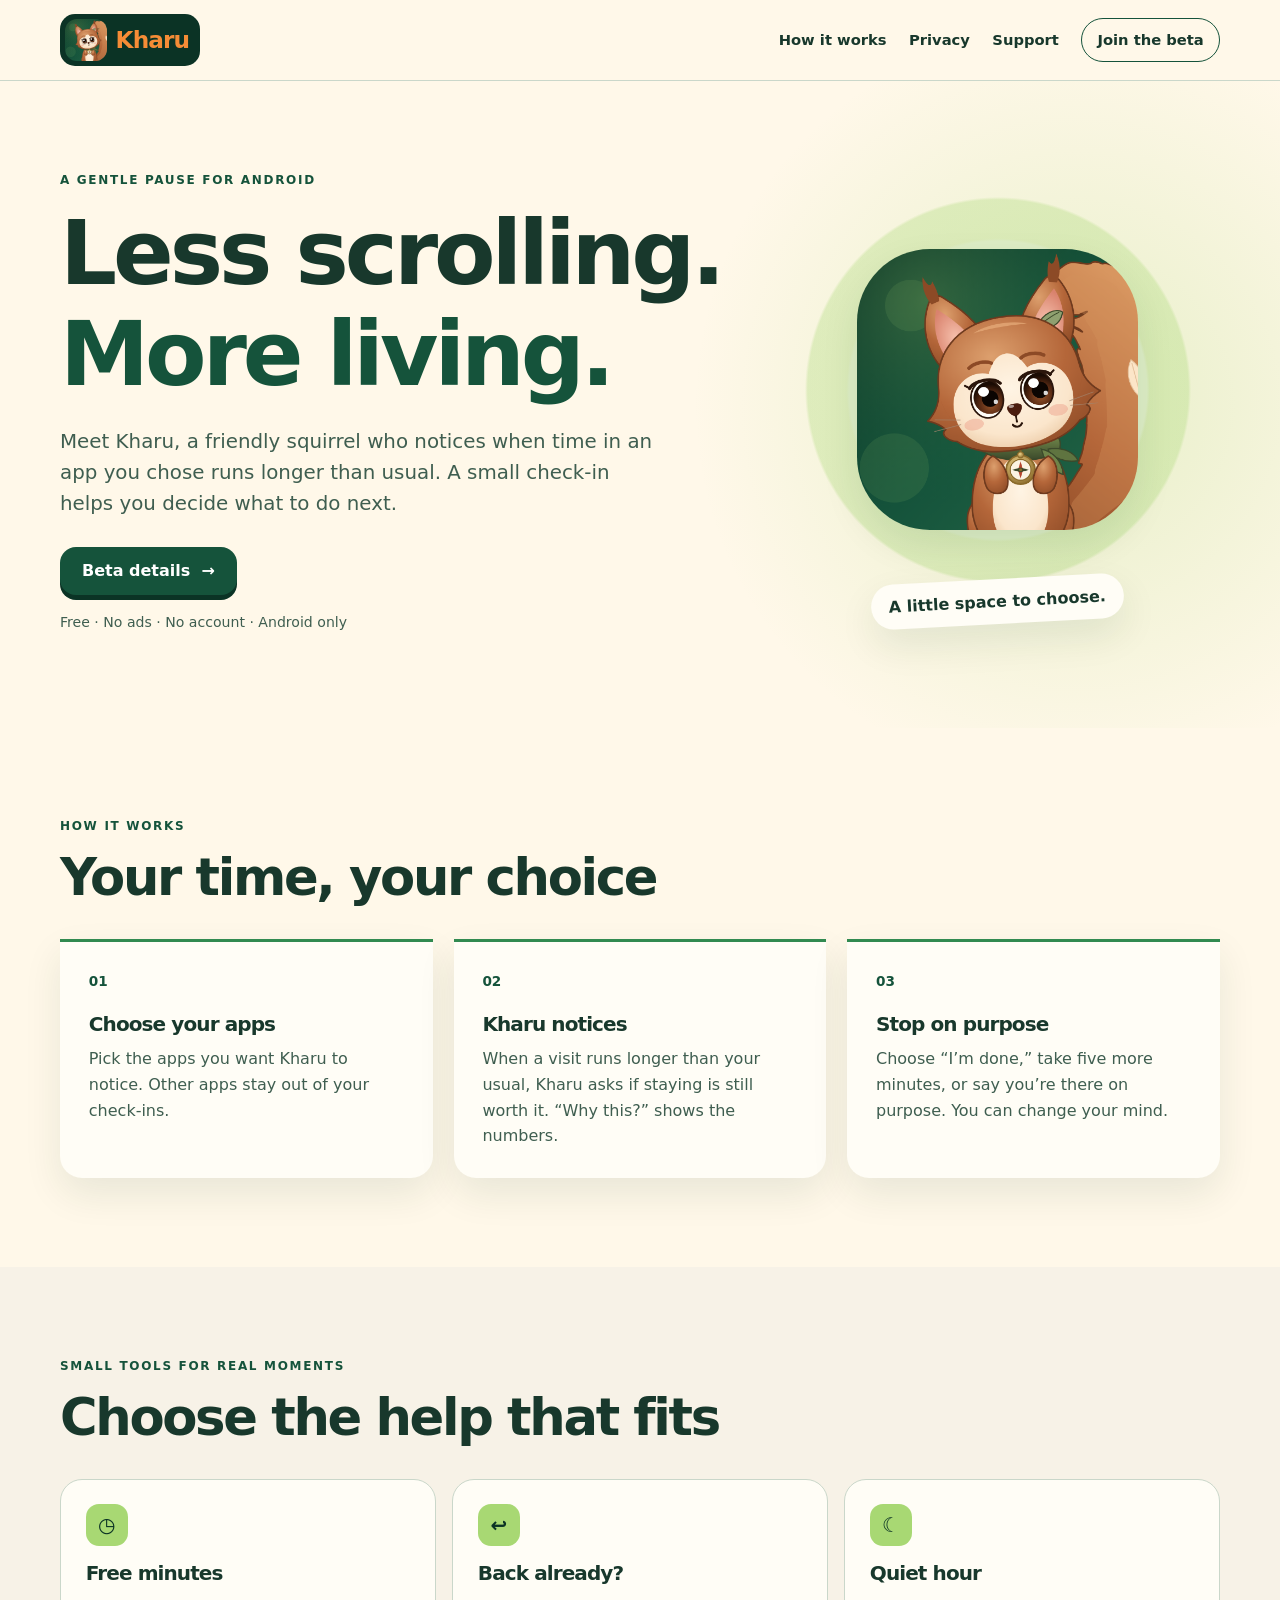
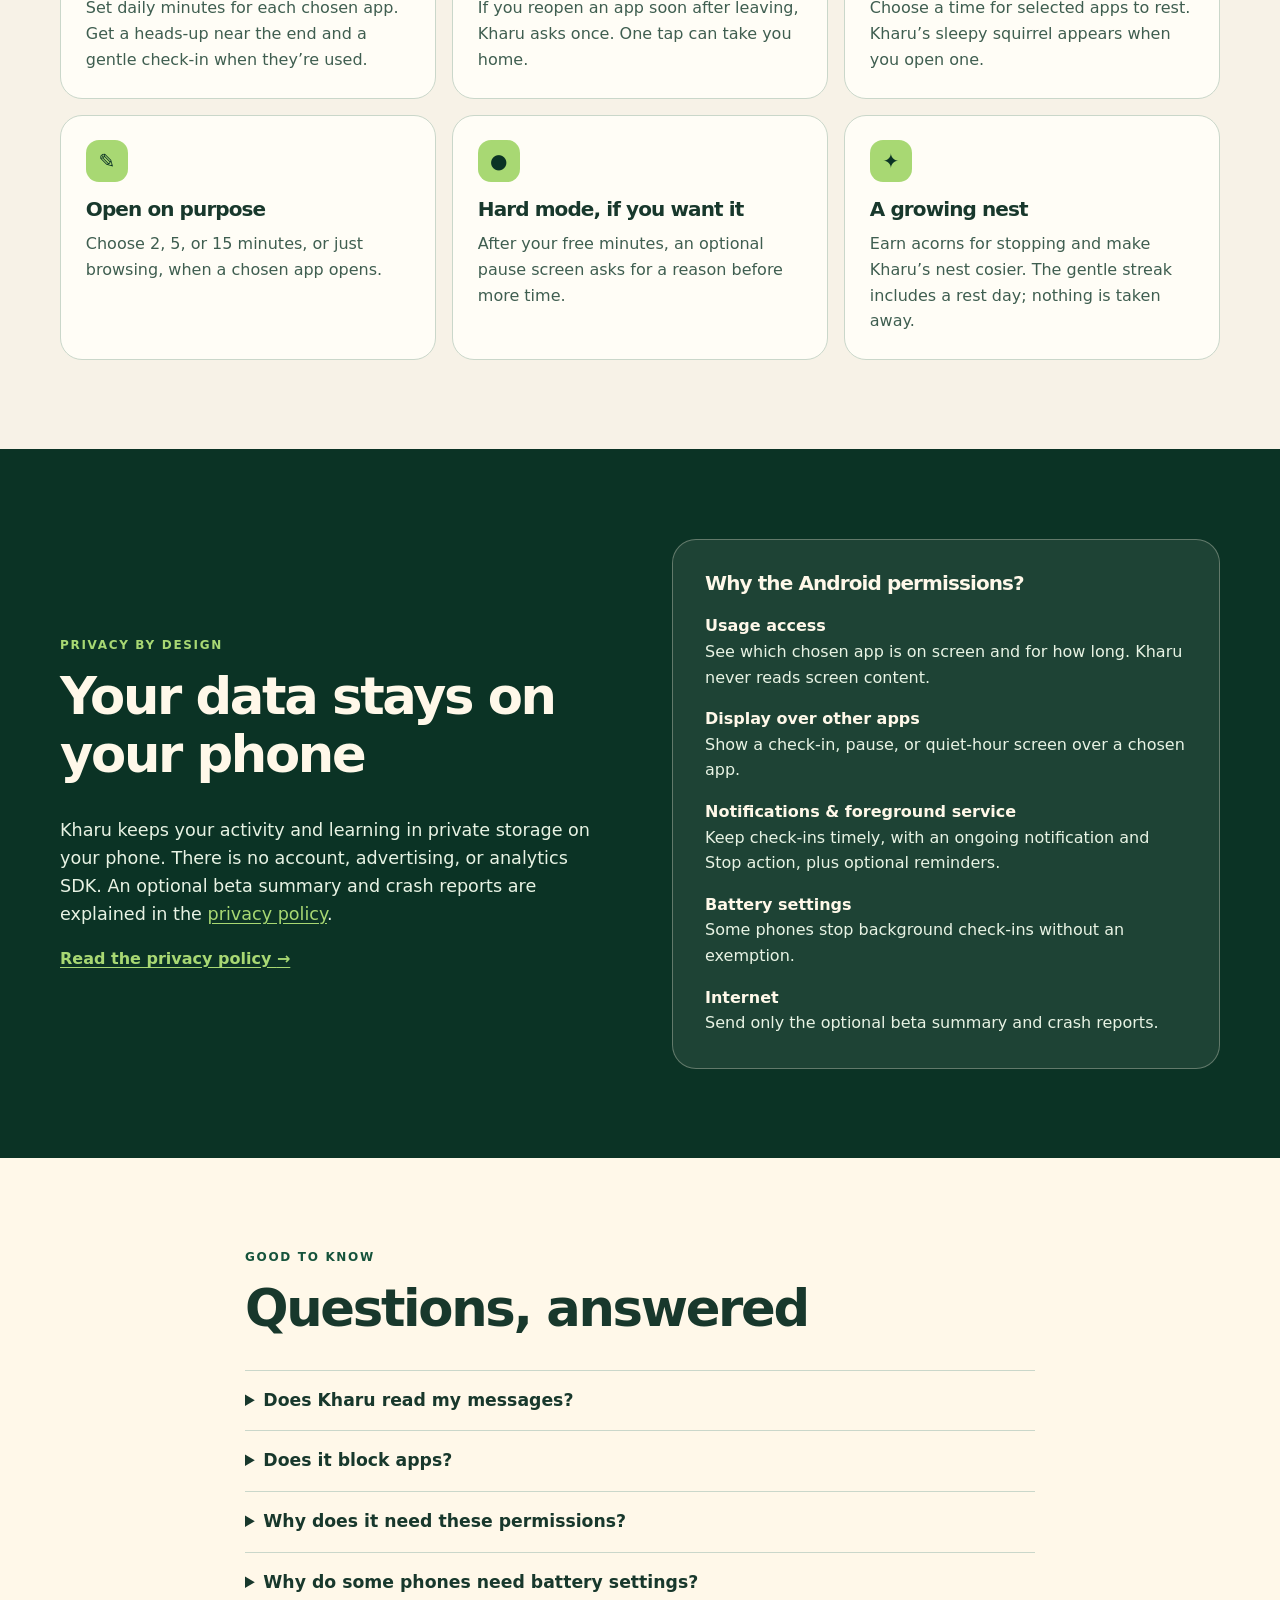
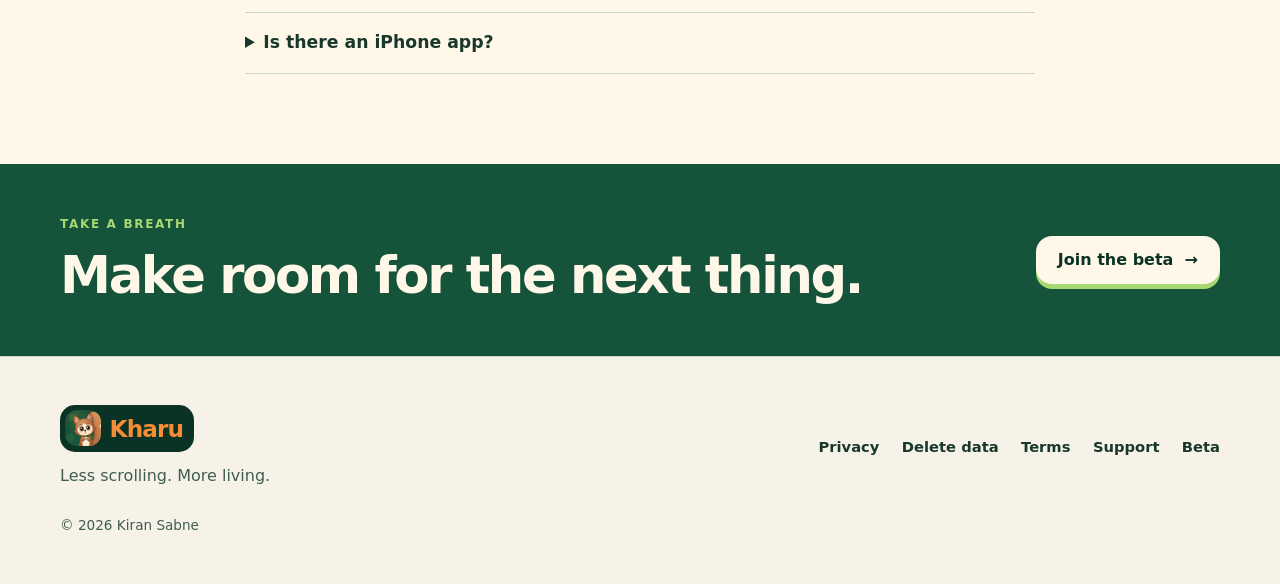
<file: index.html>
<!doctype html>
<html lang="en">
<head>
  <meta charset="utf-8">
  <meta name="viewport" content="width=device-width, initial-scale=1">
  <meta name="theme-color" content="#0B3325">
  <title>Kharu — Less scrolling. More living.</title>
  <meta name="description" content="Kharu is a gentle Android companion for the apps you choose. Notice longer visits, set free minutes, and make room for more living.">
  <meta property="og:type" content="website"><meta property="og:site_name" content="Kharu"><meta property="og:title" content="Kharu — Less scrolling. More living."><meta property="og:description" content="A gentle Android companion for the apps you choose."><meta property="og:url" content="https://kharu.app/"><meta property="og:image" content="https://kharu.app/assets/feature-graphic-1024x500.png"><meta property="og:image:width" content="1024"><meta property="og:image:height" content="500">
  <meta name="twitter:card" content="summary_large_image"><meta name="twitter:title" content="Kharu — Less scrolling. More living."><meta name="twitter:description" content="A gentle Android companion for the apps you choose."><meta name="twitter:image" content="https://kharu.app/assets/feature-graphic-1024x500.png">
  <link rel="icon" href="assets/kharu-icon.svg" type="image/svg+xml"><link rel="icon" href="assets/icon-512.png" type="image/png" sizes="512x512"><link rel="stylesheet" href="styles.css"><script src="script.js" defer></script>
</head>
<body>
  <a class="skip-link" href="#main">Skip to content</a>
  <header class="site-header"><div class="wrap header-inner"><a class="brand" href="index.html" aria-label="Kharu home"><img src="assets/kharu-icon.svg" alt="" width="42" height="42"><span>Kharu</span></a><nav aria-label="Main navigation"><a href="#how">How it works</a><a href="#privacy">Privacy</a><a href="support.html">Support</a><a class="nav-cta" href="beta.html">Join the beta</a></nav></div></header>
  <main id="main">
    <section class="hero"><div class="wrap hero-grid"><div class="hero-copy"><p class="eyebrow">A gentle pause for Android</p><h1>Less scrolling.<br><em>More living.</em></h1><p class="lead">Meet Kharu, a friendly squirrel who notices when time in an app you chose runs longer than usual. A small check-in helps you decide what to do next.</p><div class="actions"><a class="button button-primary" href="beta.html">Beta details <span aria-hidden="true">→</span></a></div><p class="small-note">Free · No ads · No account · Android only</p></div><div class="hero-art"><div class="art-halo"><img src="assets/icon-512.png" alt="Kharu, the friendly squirrel companion" width="512" height="512"></div><div class="hero-note">A little space to choose.</div></div></div></section>
    <section class="section" id="how"><div class="wrap"><p class="eyebrow">How it works</p><h2>Your time, your choice</h2><div class="steps"><article><span class="step-num">01</span><h3>Choose your apps</h3><p>Pick the apps you want Kharu to notice. Other apps stay out of your check-ins.</p></article><article><span class="step-num">02</span><h3>Kharu notices</h3><p>When a visit runs longer than your usual, Kharu asks if staying is still worth it. “Why this?” shows the numbers.</p></article><article><span class="step-num">03</span><h3>Stop on purpose</h3><p>Choose “I’m done,” take five more minutes, or say you’re there on purpose. You can change your mind.</p></article></div></div></section>
    <section class="section section-paper" id="features"><div class="wrap"><p class="eyebrow">Small tools for real moments</p><h2>Choose the help that fits</h2><div class="feature-grid"><article class="feature-card"><span class="feature-icon" aria-hidden="true">◷</span><h3>Free minutes</h3><p>Set daily minutes for each chosen app. Get a heads-up near the end and a gentle check-in when they’re used.</p></article><article class="feature-card"><span class="feature-icon" aria-hidden="true">↩</span><h3>Back already?</h3><p>If you reopen an app soon after leaving, Kharu asks once. One tap can take you home.</p></article><article class="feature-card"><span class="feature-icon" aria-hidden="true">☾</span><h3>Quiet hour</h3><p>Choose a time for selected apps to rest. Kharu’s sleepy squirrel appears when you open one.</p></article><article class="feature-card"><span class="feature-icon" aria-hidden="true">✎</span><h3>Open on purpose</h3><p>Choose 2, 5, or 15 minutes, or just browsing, when a chosen app opens.</p></article><article class="feature-card"><span class="feature-icon" aria-hidden="true">●</span><h3>Hard mode, if you want it</h3><p>After your free minutes, an optional pause screen asks for a reason before more time.</p></article><article class="feature-card"><span class="feature-icon" aria-hidden="true">✦</span><h3>A growing nest</h3><p>Earn acorns for stopping and make Kharu’s nest cosier. The gentle streak includes a rest day; nothing is taken away.</p></article></div></div></section>
    <section class="section privacy-section" id="privacy"><div class="wrap privacy-grid"><div><p class="eyebrow">Privacy by design</p><h2>Your data stays on your phone</h2><p class="lead-small">Kharu keeps your activity and learning in private storage on your phone. There is no account, advertising, or analytics SDK. An optional beta summary and crash reports are explained in the <a href="privacy.html">privacy policy</a>.</p><a class="text-link" href="privacy.html">Read the privacy policy <span aria-hidden="true">→</span></a></div><div class="permission-card"><h3>Why the Android permissions?</h3><dl><dt>Usage access</dt><dd>See which chosen app is on screen and for how long. Kharu never reads screen content.</dd><dt>Display over other apps</dt><dd>Show a check-in, pause, or quiet-hour screen over a chosen app.</dd><dt>Notifications &amp; foreground service</dt><dd>Keep check-ins timely, with an ongoing notification and Stop action, plus optional reminders.</dd><dt>Battery settings</dt><dd>Some phones stop background check-ins without an exemption.</dd><dt>Internet</dt><dd>Send only the optional beta summary and crash reports.</dd></dl></div></div></section>
    <section class="section" id="faq"><div class="wrap narrow"><p class="eyebrow">Good to know</p><h2>Questions, answered</h2><div class="faq-list"><details><summary>Does Kharu read my messages?</summary><p>No. Usage access shows which app is in front and timing. It does not read messages or anything on screen.</p></details><details><summary>Does it block apps?</summary><p>Ordinary check-ins are choices you can answer or dismiss. Hard mode is an optional pause screen you choose for an app.</p></details><details><summary>Why does it need these permissions?</summary><p>Usage access counts visits, display-over-apps shows timely cards, and the foreground service keeps them running while a chosen app is open. <a href="privacy.html">See the full explanation.</a></p></details><details><summary>Why do some phones need battery settings?</summary><p>Some phones, including some Samsung models, stop background services. Setting Kharu to Unrestricted can help check-ins arrive on time.</p></details><details><summary>Is there an iPhone app?</summary><p>Not yet. Kharu is available for Android only.</p></details></div></div></section>
    <section class="closing"><div class="wrap closing-inner"><div><p class="eyebrow">Take a breath</p><h2>Make room for the next thing.</h2></div><a class="button button-cream" href="beta.html">Join the beta <span aria-hidden="true">→</span></a></div></section>
  </main>
  <footer class="site-footer"><div class="wrap footer-inner"><div><a class="brand" href="index.html"><img src="assets/kharu-icon.svg" alt="" width="36" height="36"><span>Kharu</span></a><p>Less scrolling. More living.</p></div><nav aria-label="Footer navigation"><a href="privacy.html">Privacy</a><a href="delete-data.html">Delete data</a><a href="terms.html">Terms</a><a href="support.html">Support</a><a href="beta.html">Beta</a></nav><p class="copyright">© <span data-year>2026</span> Kiran Sabne</p></div></footer>
</body>
</html>
</file>
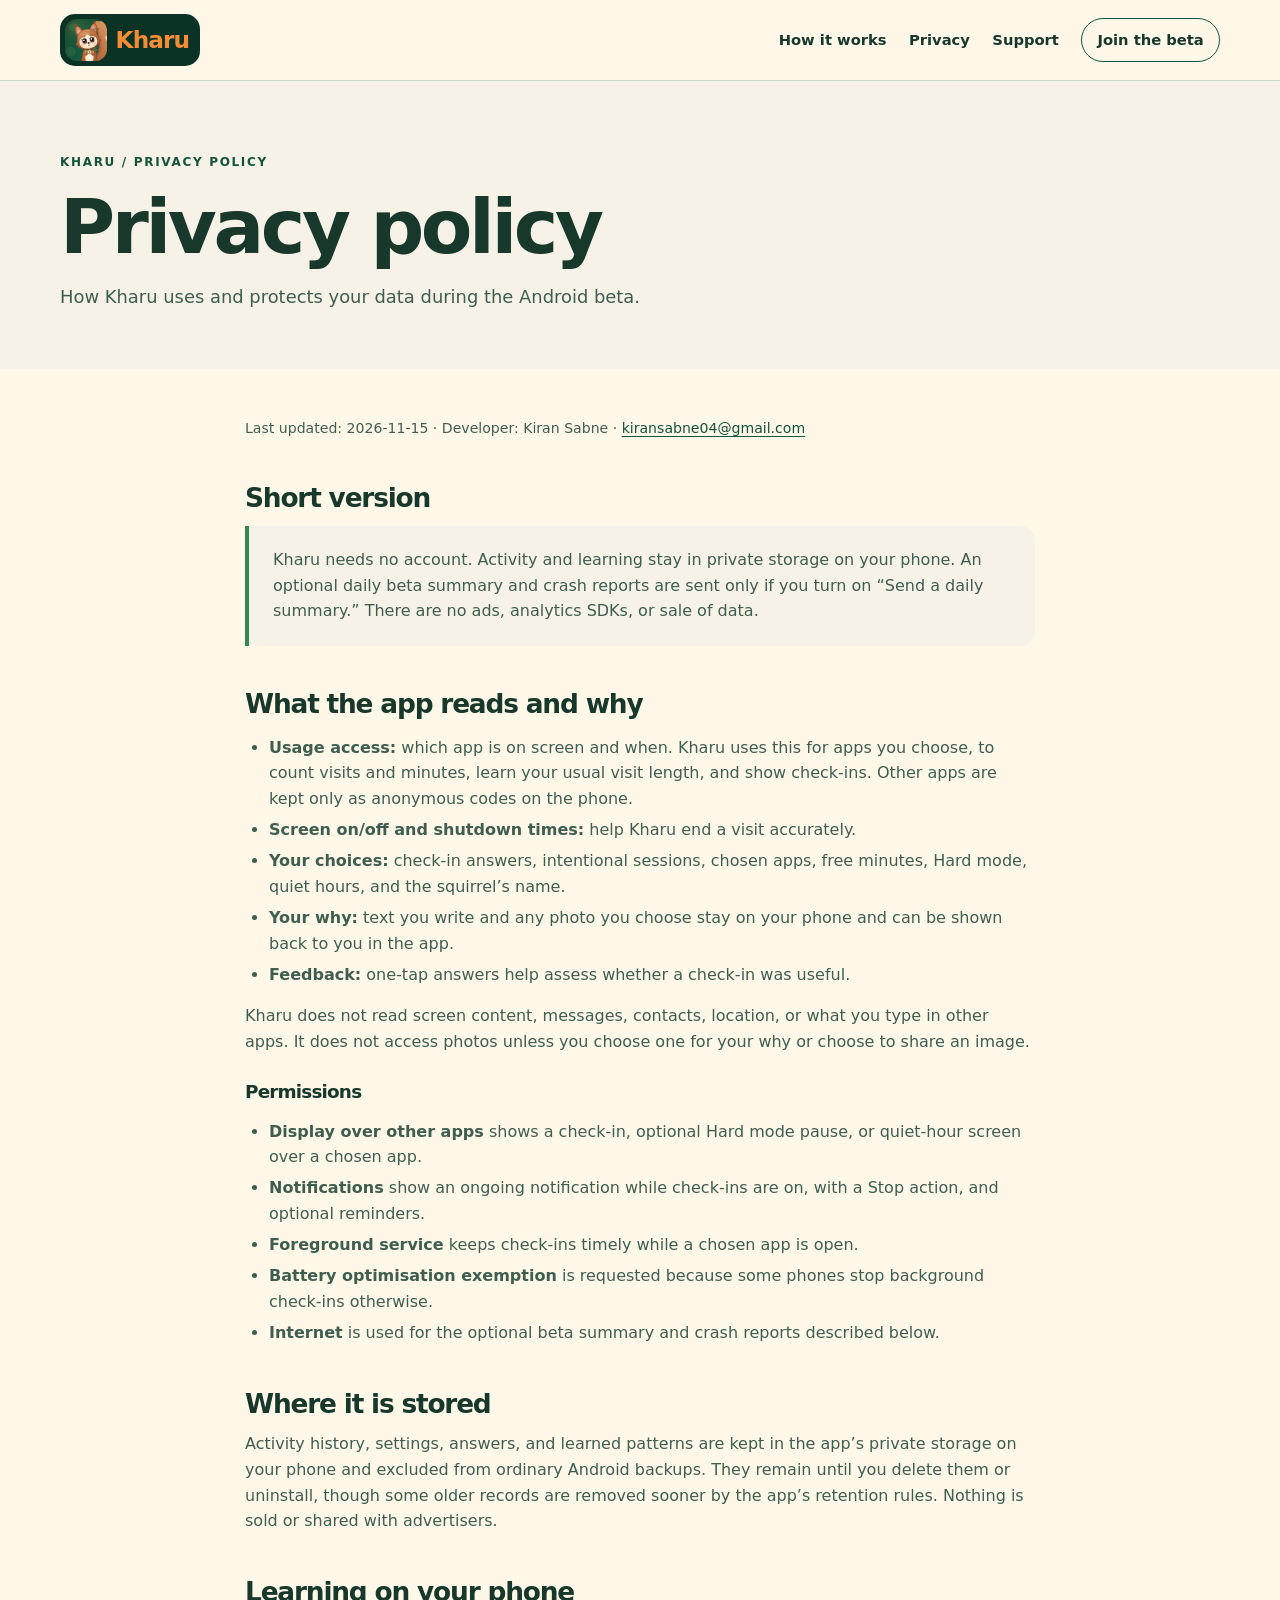
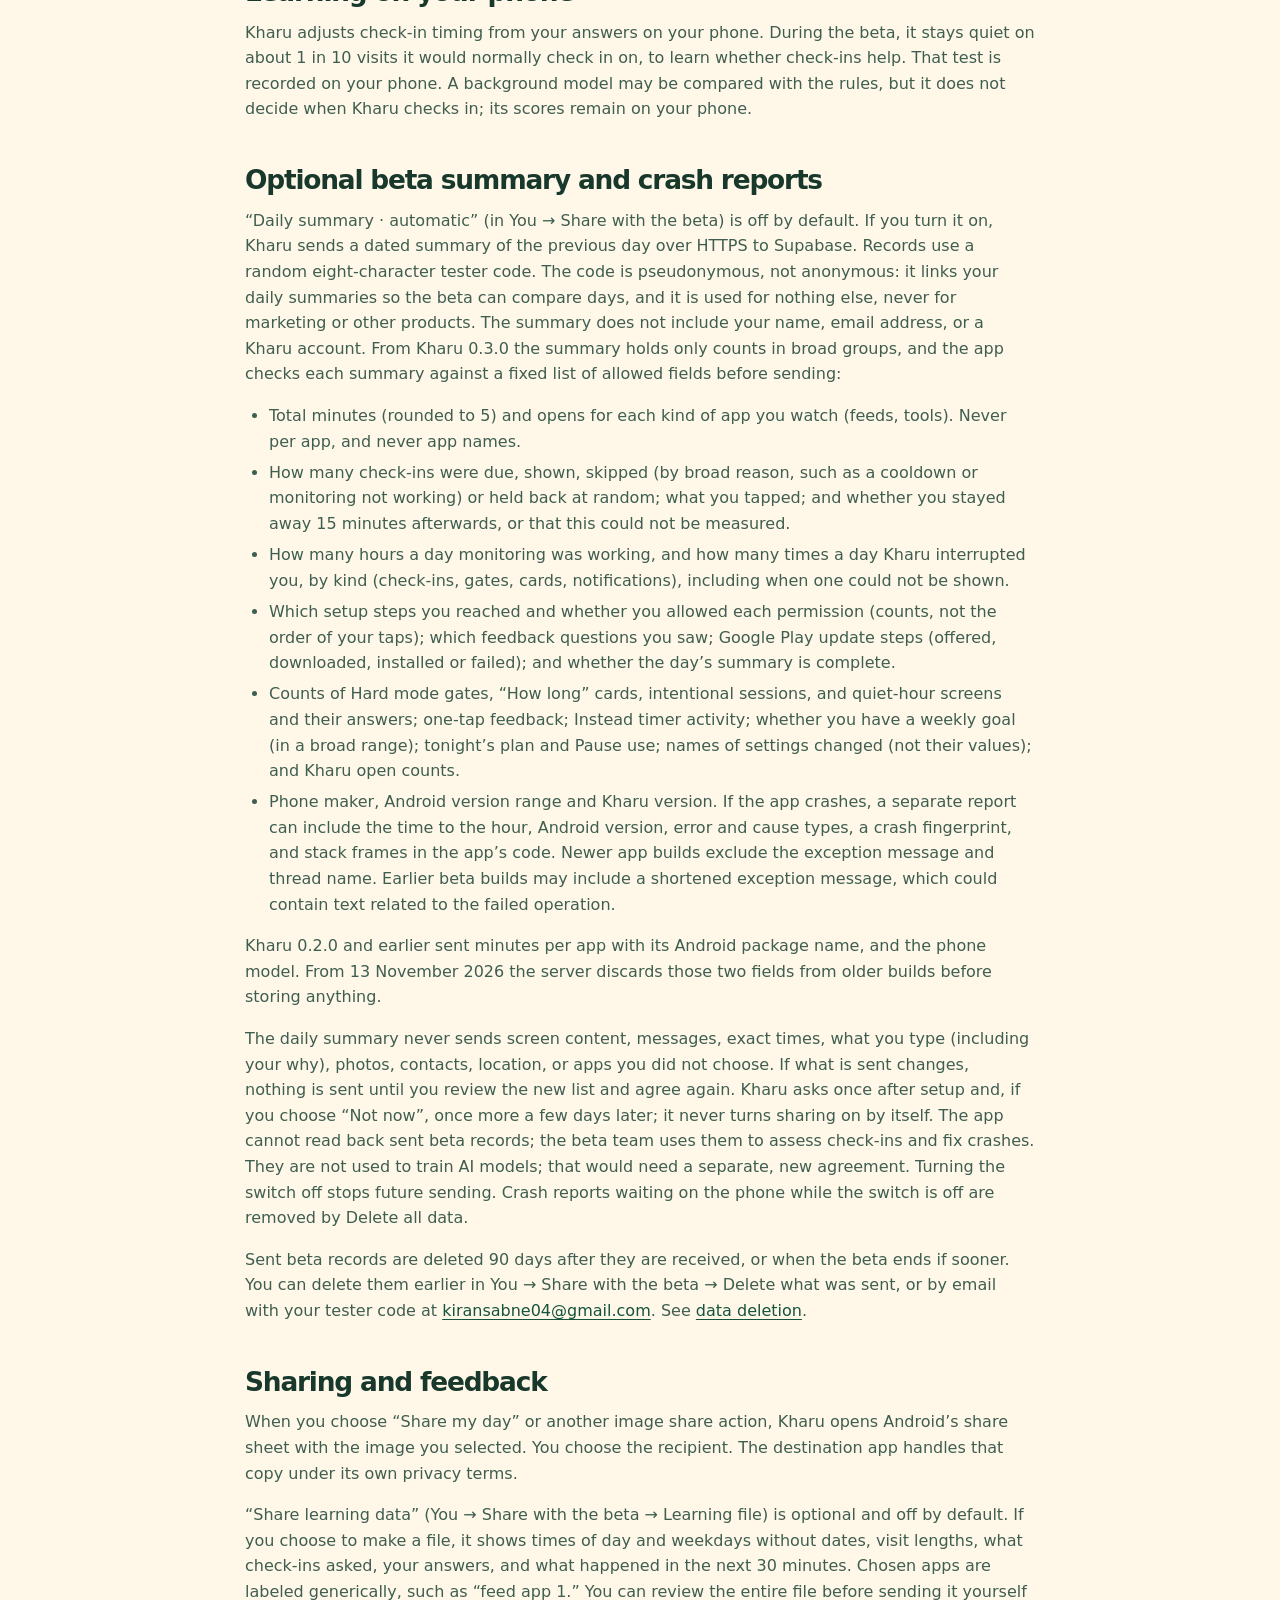
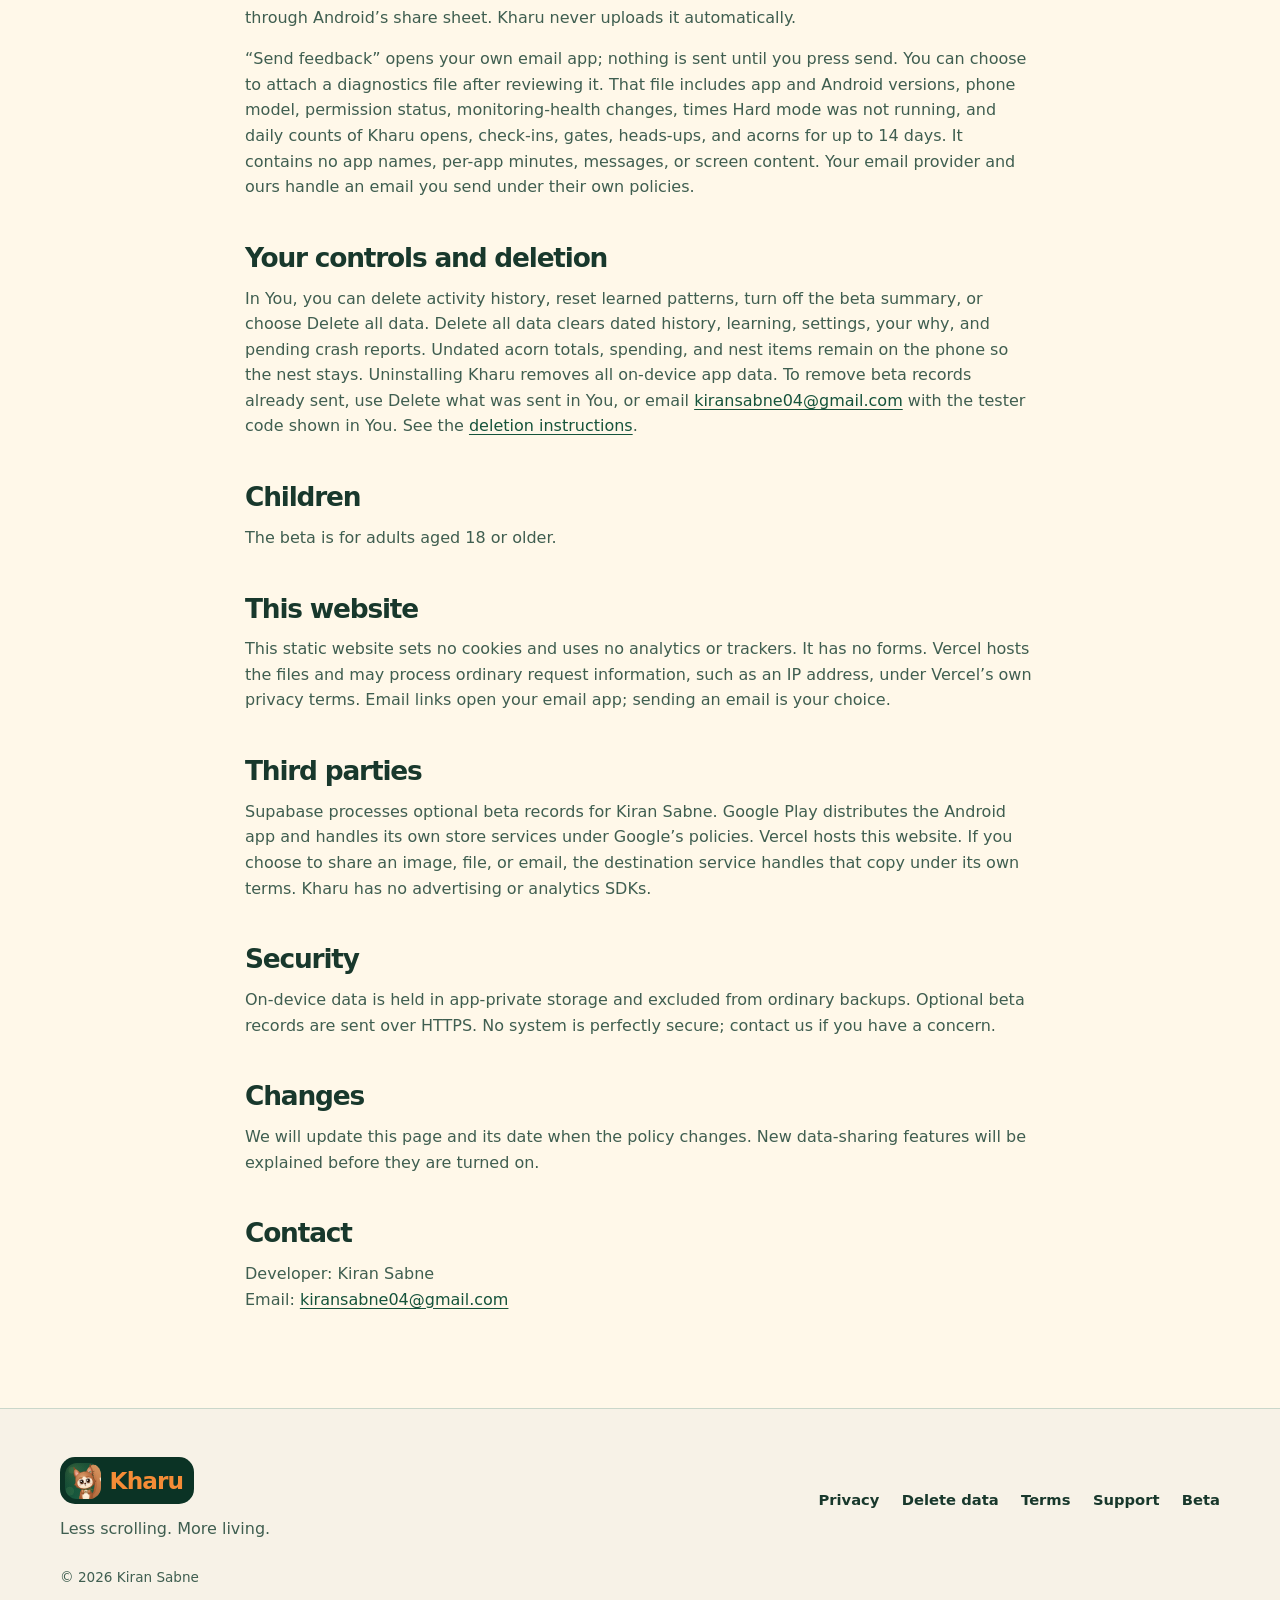
<file: privacy/index.html>
<!doctype html>
<html lang="en">
<head>
  <meta charset="utf-8">
  <meta name="viewport" content="width=device-width, initial-scale=1">
  <meta name="robots" content="noindex">
  <meta http-equiv="refresh" content="0; url=/privacy.html">
  <link rel="canonical" href="https://kharu.app/privacy.html">
  <title>Kharu privacy policy</title>
</head>
<body>
  <main><p>The Kharu privacy policy is at <a href="/privacy.html">kharu.app/privacy.html</a>.</p></main>
</body>
</html>
</file>
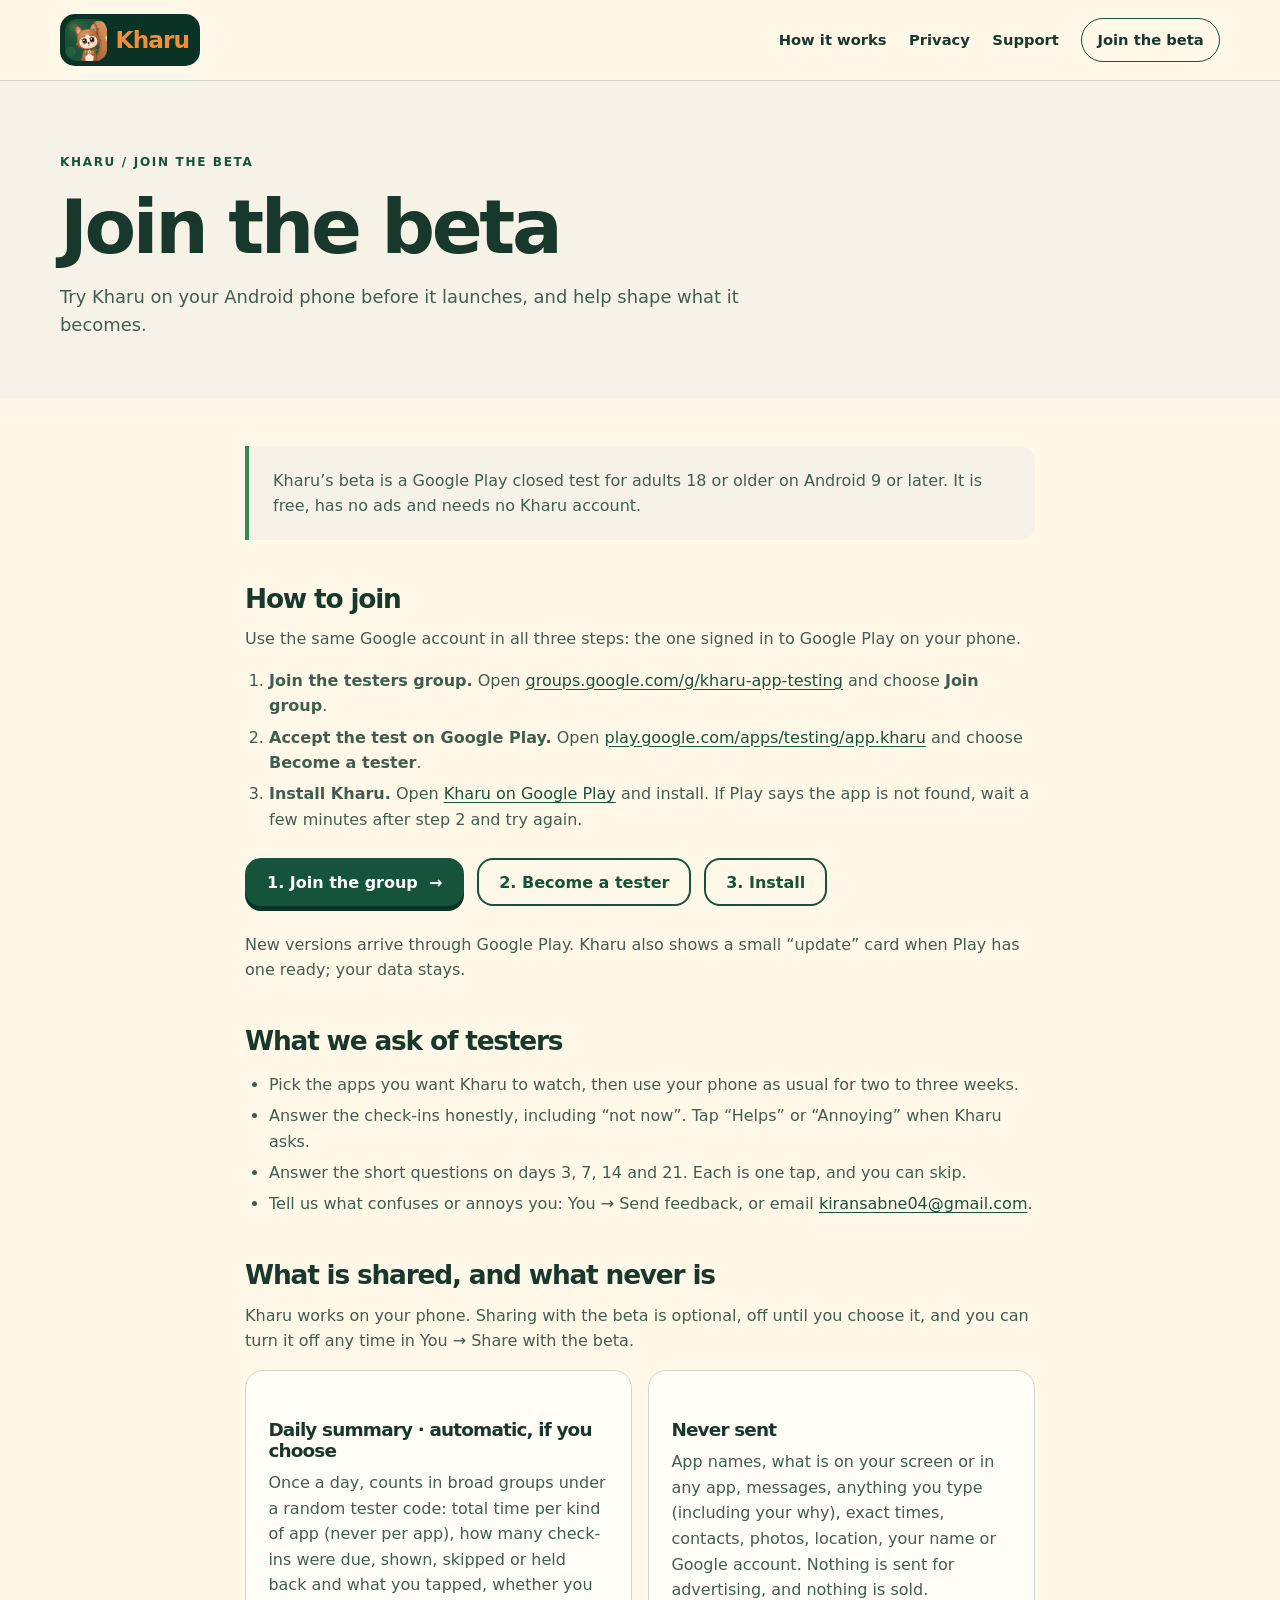
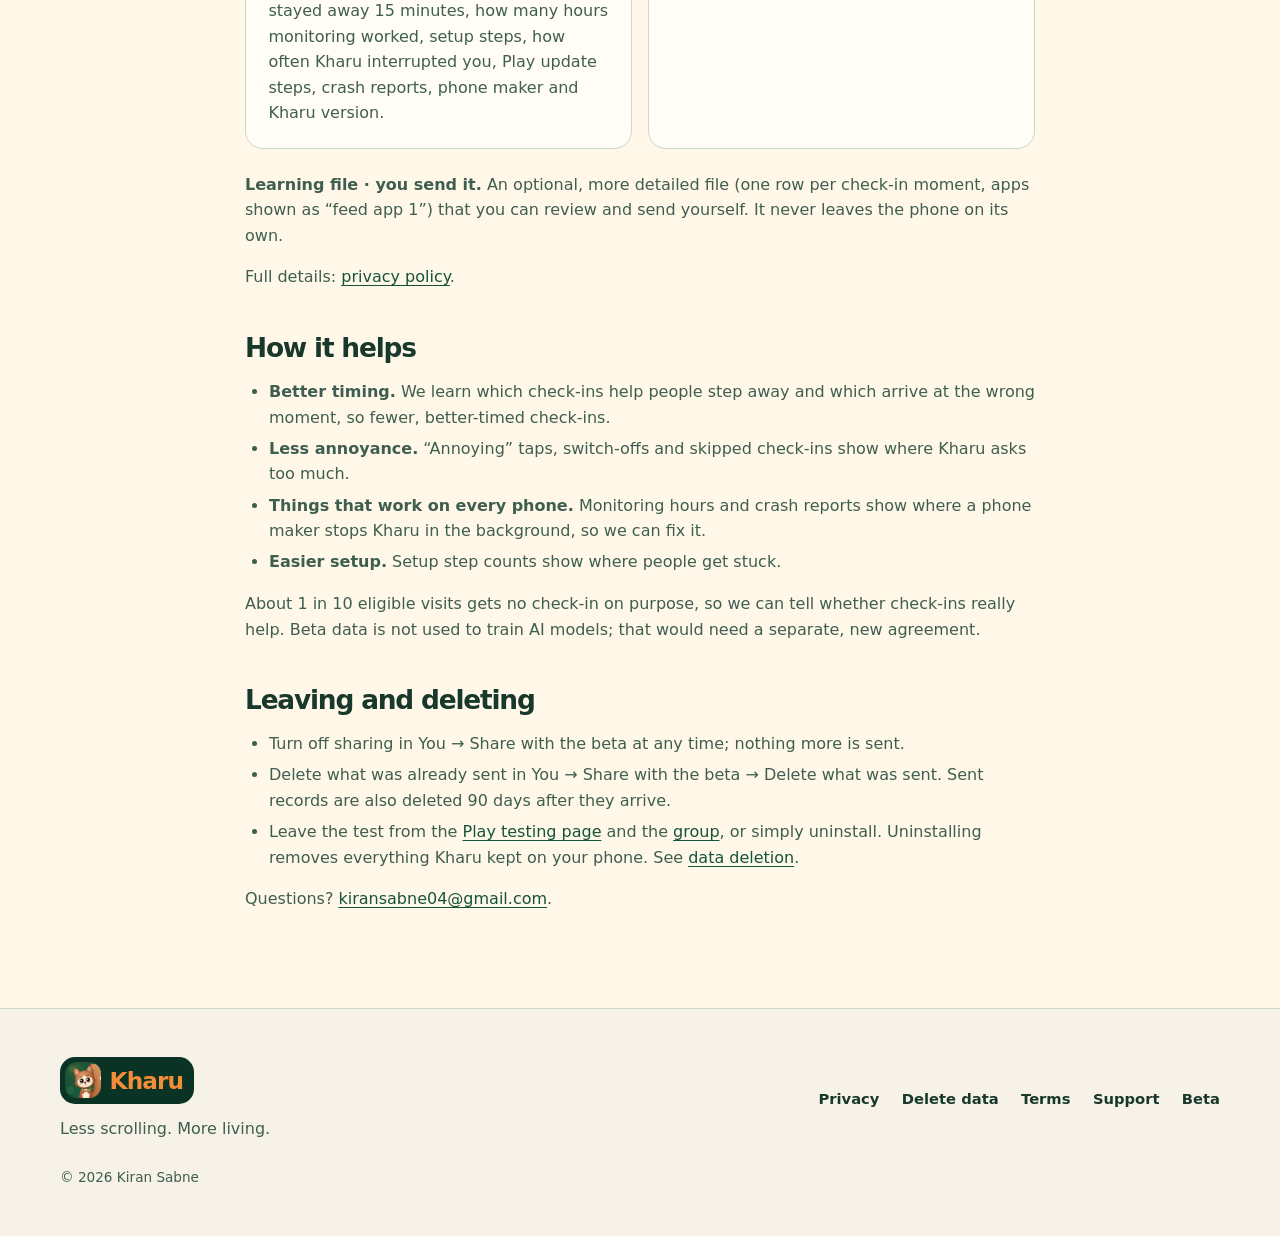
<file: beta.html>
<!doctype html>
<html lang="en">
<head>
  <meta charset="utf-8"><meta name="viewport" content="width=device-width, initial-scale=1"><meta name="theme-color" content="#0B3325">
  <title>Join the beta — Kharu</title><meta name="description" content="Join Kharu’s Android closed test: three steps, what is shared and never shared, and how it helps.">
  <meta property="og:type" content="website"><meta property="og:site_name" content="Kharu"><meta property="og:title" content="Join the beta — Kharu"><meta property="og:description" content="Join Kharu’s Android closed test: three steps, what is shared and never shared, and how it helps."><meta property="og:url" content="https://kharu.app/beta.html"><meta property="og:image" content="https://kharu.app/assets/feature-graphic-1024x500.png"><meta property="og:image:width" content="1024"><meta property="og:image:height" content="500">
  <meta name="twitter:card" content="summary_large_image"><meta name="twitter:title" content="Join the beta — Kharu"><meta name="twitter:description" content="Join Kharu’s Android closed test: three steps, what is shared and never shared, and how it helps."><meta name="twitter:image" content="https://kharu.app/assets/feature-graphic-1024x500.png">
  <link rel="icon" href="assets/kharu-icon.svg" type="image/svg+xml"><link rel="icon" href="assets/icon-512.png" type="image/png" sizes="512x512"><link rel="stylesheet" href="styles.css"><script src="script.js" defer>
</script></head>
<body><a class="skip-link" href="#main">Skip to content</a>
<header class="site-header"><div class="wrap header-inner"><a class="brand" href="index.html" aria-label="Kharu home"><img src="assets/kharu-icon.svg" alt="" width="42" height="42"><span>Kharu</span></a><nav aria-label="Main navigation"><a href="index.html#how">How it works</a><a href="index.html#privacy">Privacy</a><a href="support.html">Support</a><a class="nav-cta" href="beta.html">Join the beta</a></nav></div></header>
<main id="main"><header class="page-hero"><div class="wrap"><p class="eyebrow">Kharu / Join the beta</p><h1>Join the beta</h1><p>Try Kharu on your Android phone before it launches, and help shape what it becomes.</p></div></header><div class="wrap prose">
<div class="callout"><p>Kharu’s beta is a Google Play closed test for adults 18 or older on Android 9 or later. It is free, has no ads and needs no Kharu account.</p></div>
<h2>How to join</h2>
<p>Use the same Google account in all three steps: the one signed in to Google Play on your phone.</p>
<ol>
<li><strong>Join the testers group.</strong> Open <a href="https://groups.google.com/g/kharu-app-testing">groups.google.com/g/kharu-app-testing</a> and choose <strong>Join group</strong>.</li>
<li><strong>Accept the test on Google Play.</strong> Open <a href="https://play.google.com/apps/testing/app.kharu">play.google.com/apps/testing/app.kharu</a> and choose <strong>Become a tester</strong>.</li>
<li><strong>Install Kharu.</strong> Open <a href="https://play.google.com/store/apps/details?id=app.kharu">Kharu on Google Play</a> and install. If Play says the app is not found, wait a few minutes after step 2 and try again.</li>
</ol>
<div class="page-actions" style="margin:1.6rem 0 1.6rem"><a class="button button-primary" href="https://groups.google.com/g/kharu-app-testing">1. Join the group <span aria-hidden="true">→</span></a><a class="button button-secondary" href="https://play.google.com/apps/testing/app.kharu">2. Become a tester</a><a class="button button-secondary" href="https://play.google.com/store/apps/details?id=app.kharu">3. Install</a></div>
<p>New versions arrive through Google Play. Kharu also shows a small “update” card when Play has one ready; your data stays.</p>
<h2>What we ask of testers</h2>
<ul>
<li>Pick the apps you want Kharu to watch, then use your phone as usual for two to three weeks.</li>
<li>Answer the check-ins honestly, including “not now”. Tap “Helps” or “Annoying” when Kharu asks.</li>
<li>Answer the short questions on days 3, 7, 14 and 21. Each is one tap, and you can skip.</li>
<li>Tell us what confuses or annoys you: You → Send feedback, or email <a href="mailto:kiransabne04@gmail.com?subject=Kharu%20beta">kiransabne04@gmail.com</a>.</li>
</ul>
<h2>What is shared, and what never is</h2>
<p>Kharu works on your phone. Sharing with the beta is optional, off until you choose it, and you can turn it off any time in You → Share with the beta.</p>
<div class="two-column">
<div class="info-card"><h3>Daily summary · automatic, if you choose</h3><p>Once a day, counts in broad groups under a random tester code: total time per kind of app (never per app), how many check-ins were due, shown, skipped or held back and what you tapped, whether you stayed away 15 minutes, how many hours monitoring worked, setup steps, how often Kharu interrupted you, Play update steps, crash reports, phone maker and Kharu version.</p></div>
<div class="info-card"><h3>Never sent</h3><p>App names, what is on your screen or in any app, messages, anything you type (including your why), exact times, contacts, photos, location, your name or Google account. Nothing is sent for advertising, and nothing is sold.</p></div>
</div>
<p style="margin-top:1.4rem"><strong>Learning file · you send it.</strong> An optional, more detailed file (one row per check-in moment, apps shown as “feed app 1”) that you can review and send yourself. It never leaves the phone on its own.</p>
<p>Full details: <a href="privacy.html">privacy policy</a>.</p>
<h2>How it helps</h2>
<ul>
<li><strong>Better timing.</strong> We learn which check-ins help people step away and which arrive at the wrong moment, so fewer, better-timed check-ins.</li>
<li><strong>Less annoyance.</strong> “Annoying” taps, switch-offs and skipped check-ins show where Kharu asks too much.</li>
<li><strong>Things that work on every phone.</strong> Monitoring hours and crash reports show where a phone maker stops Kharu in the background, so we can fix it.</li>
<li><strong>Easier setup.</strong> Setup step counts show where people get stuck.</li>
</ul>
<p>About 1 in 10 eligible visits gets no check-in on purpose, so we can tell whether check-ins really help. Beta data is not used to train AI models; that would need a separate, new agreement.</p>
<h2>Leaving and deleting</h2>
<ul>
<li>Turn off sharing in You → Share with the beta at any time; nothing more is sent.</li>
<li>Delete what was already sent in You → Share with the beta → Delete what was sent. Sent records are also deleted 90 days after they arrive.</li>
<li>Leave the test from the <a href="https://play.google.com/apps/testing/app.kharu">Play testing page</a> and the <a href="https://groups.google.com/g/kharu-app-testing">group</a>, or simply uninstall. Uninstalling removes everything Kharu kept on your phone. See <a href="delete-data.html">data deletion</a>.</li>
</ul>
<p>Questions? <a href="mailto:kiransabne04@gmail.com">kiransabne04@gmail.com</a>.</p>
</div></main><footer class="site-footer"><div class="wrap footer-inner"><div><a class="brand" href="index.html"><img src="assets/kharu-icon.svg" alt="" width="36" height="36"><span>Kharu</span></a><p>Less scrolling. More living.</p></div><nav aria-label="Footer navigation"><a href="privacy.html">Privacy</a><a href="delete-data.html">Delete data</a><a href="terms.html">Terms</a><a href="support.html">Support</a><a href="beta.html">Beta</a></nav><p class="copyright">© <span data-year>2026</span> Kiran Sabne</p></div></footer></body></html>
</file>
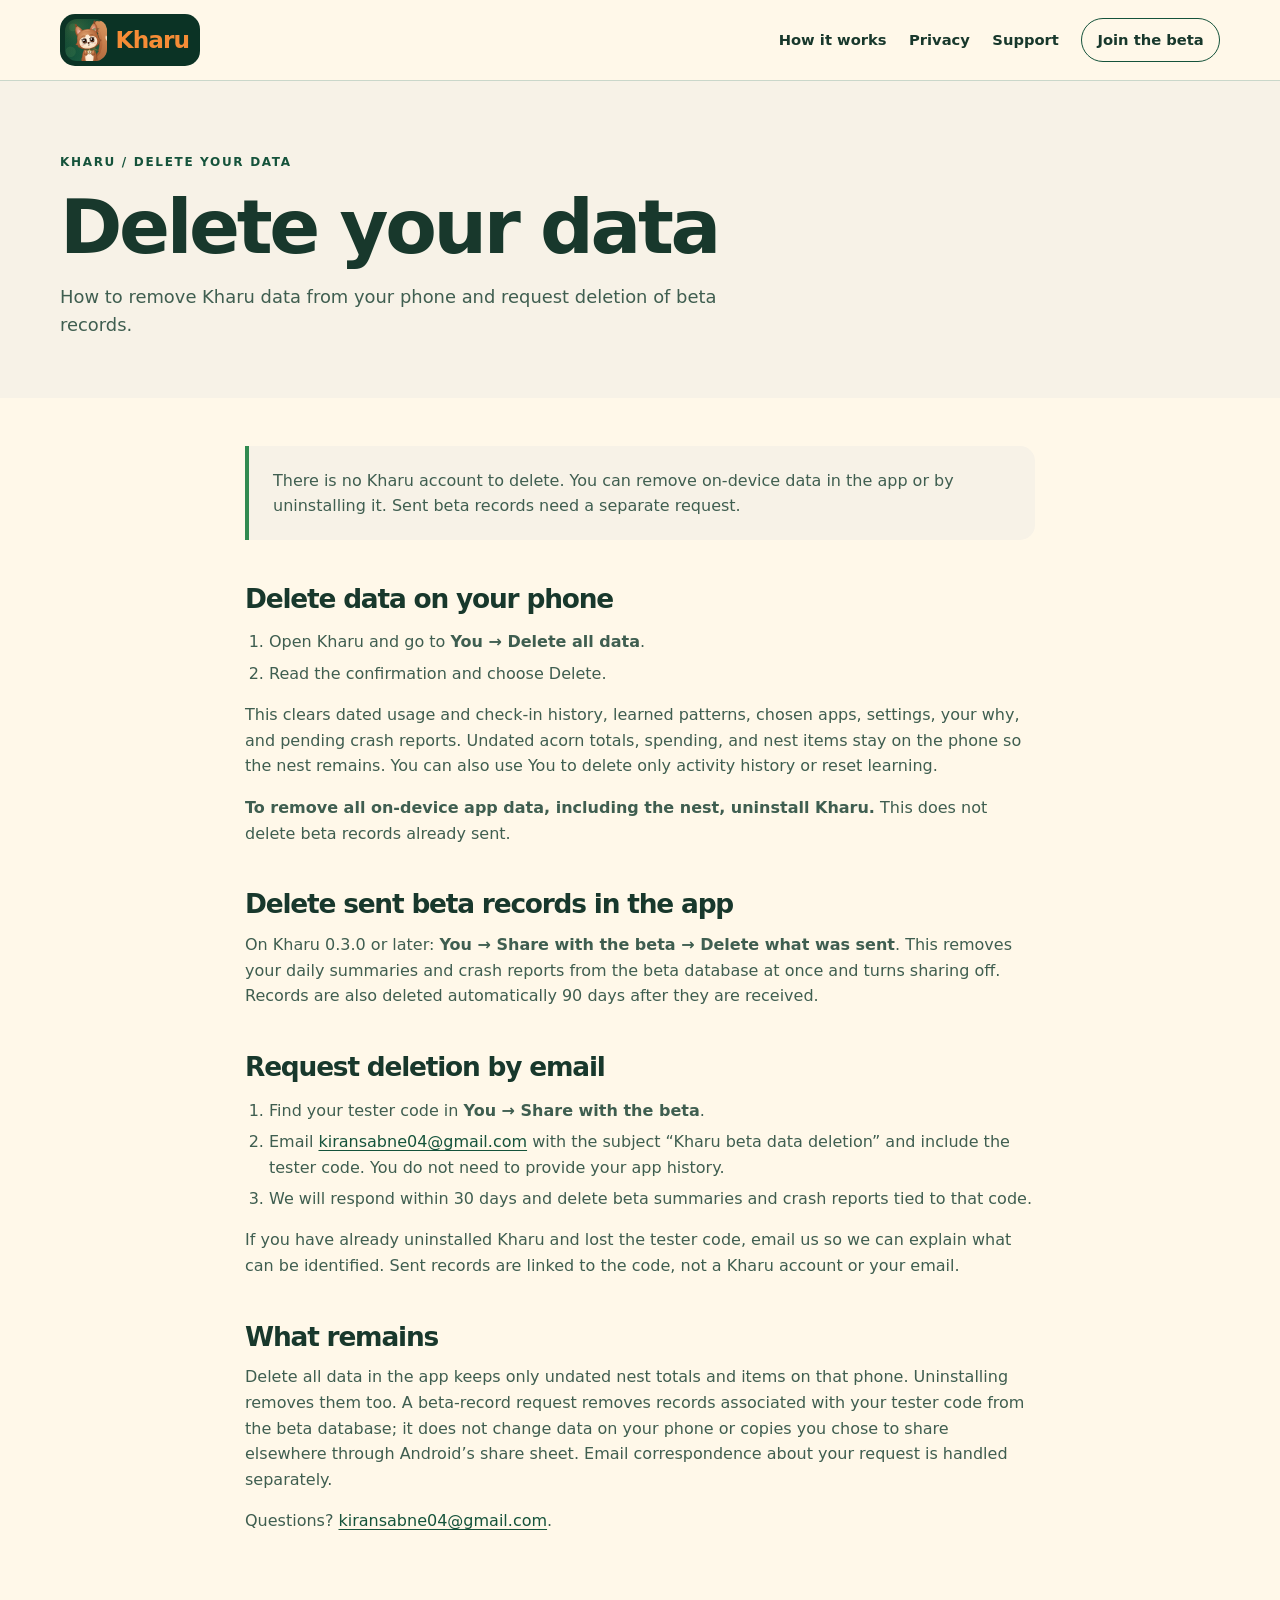
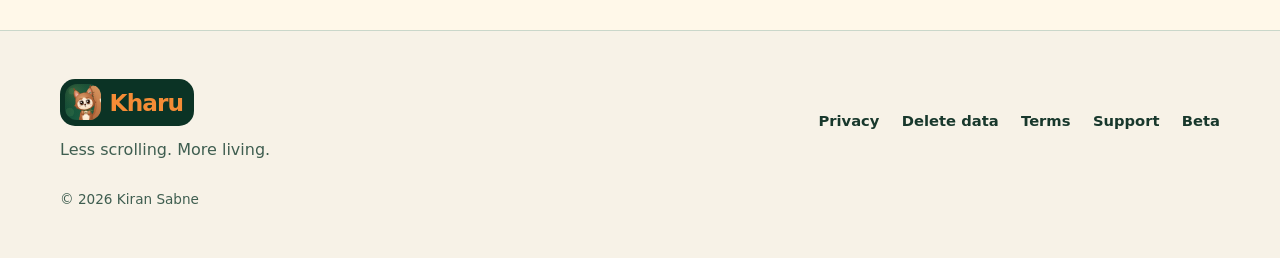
<file: delete-data.html>
<!doctype html>
<html lang="en">
<head>
  <meta charset="utf-8"><meta name="viewport" content="width=device-width, initial-scale=1"><meta name="theme-color" content="#0B3325">
  <title>Delete your data — Kharu</title><meta name="description" content="How to remove Kharu data from your phone and request deletion of beta records.">
  <meta property="og:type" content="website"><meta property="og:site_name" content="Kharu"><meta property="og:title" content="Delete your data — Kharu"><meta property="og:description" content="How to remove Kharu data from your phone and request deletion of beta records."><meta property="og:url" content="https://kharu.app/delete-data.html"><meta property="og:image" content="https://kharu.app/assets/feature-graphic-1024x500.png"><meta property="og:image:width" content="1024"><meta property="og:image:height" content="500">
  <meta name="twitter:card" content="summary_large_image"><meta name="twitter:title" content="Delete your data — Kharu"><meta name="twitter:description" content="How to remove Kharu data from your phone and request deletion of beta records."><meta name="twitter:image" content="https://kharu.app/assets/feature-graphic-1024x500.png">
  <link rel="icon" href="assets/kharu-icon.svg" type="image/svg+xml"><link rel="icon" href="assets/icon-512.png" type="image/png" sizes="512x512"><link rel="stylesheet" href="styles.css"><script src="script.js" defer>
</script></head>
<body><a class="skip-link" href="#main">Skip to content</a>
<header class="site-header"><div class="wrap header-inner"><a class="brand" href="index.html" aria-label="Kharu home"><img src="assets/kharu-icon.svg" alt="" width="42" height="42"><span>Kharu</span></a><nav aria-label="Main navigation"><a href="index.html#how">How it works</a><a href="index.html#privacy">Privacy</a><a href="support.html">Support</a><a class="nav-cta" href="beta.html">Join the beta</a></nav></div></header>
<main id="main"><header class="page-hero"><div class="wrap"><p class="eyebrow">Kharu / Delete your data</p><h1>Delete your data</h1><p>How to remove Kharu data from your phone and request deletion of beta records.</p></div></header><div class="wrap prose">
<div class="callout"><p>There is no Kharu account to delete. You can remove on-device data in the app or by uninstalling it. Sent beta records need a separate request.</p></div>
<h2>Delete data on your phone</h2><ol><li>Open Kharu and go to <strong>You → Delete all data</strong>.</li><li>Read the confirmation and choose Delete.</li></ol><p>This clears dated usage and check-in history, learned patterns, chosen apps, settings, your why, and pending crash reports. Undated acorn totals, spending, and nest items stay on the phone so the nest remains. You can also use You to delete only activity history or reset learning.</p><p><strong>To remove all on-device app data, including the nest, uninstall Kharu.</strong> This does not delete beta records already sent.</p>
<h2>Delete sent beta records in the app</h2><p>On Kharu 0.3.0 or later: <strong>You → Share with the beta → Delete what was sent</strong>. This removes your daily summaries and crash reports from the beta database at once and turns sharing off. Records are also deleted automatically 90 days after they are received.</p><h2>Request deletion by email</h2><ol><li>Find your tester code in <strong>You → Share with the beta</strong>.</li><li>Email <a href="mailto:kiransabne04@gmail.com">kiransabne04@gmail.com</a> with the subject “Kharu beta data deletion” and include the tester code. You do not need to provide your app history.</li><li>We will respond within 30 days and delete beta summaries and crash reports tied to that code.</li></ol><p>If you have already uninstalled Kharu and lost the tester code, email us so we can explain what can be identified. Sent records are linked to the code, not a Kharu account or your email.</p>
<h2>What remains</h2><p>Delete all data in the app keeps only undated nest totals and items on that phone. Uninstalling removes them too. A beta-record request removes records associated with your tester code from the beta database; it does not change data on your phone or copies you chose to share elsewhere through Android’s share sheet. Email correspondence about your request is handled separately.</p><p>Questions? <a href="mailto:kiransabne04@gmail.com">kiransabne04@gmail.com</a>.</p></div></main><footer class="site-footer"><div class="wrap footer-inner"><div><a class="brand" href="index.html"><img src="assets/kharu-icon.svg" alt="" width="36" height="36"><span>Kharu</span></a><p>Less scrolling. More living.</p></div><nav aria-label="Footer navigation"><a href="privacy.html">Privacy</a><a href="delete-data.html">Delete data</a><a href="terms.html">Terms</a><a href="support.html">Support</a><a href="beta.html">Beta</a></nav><p class="copyright">© <span data-year>2026</span> Kiran Sabne</p></div></footer></body></html>
</file>
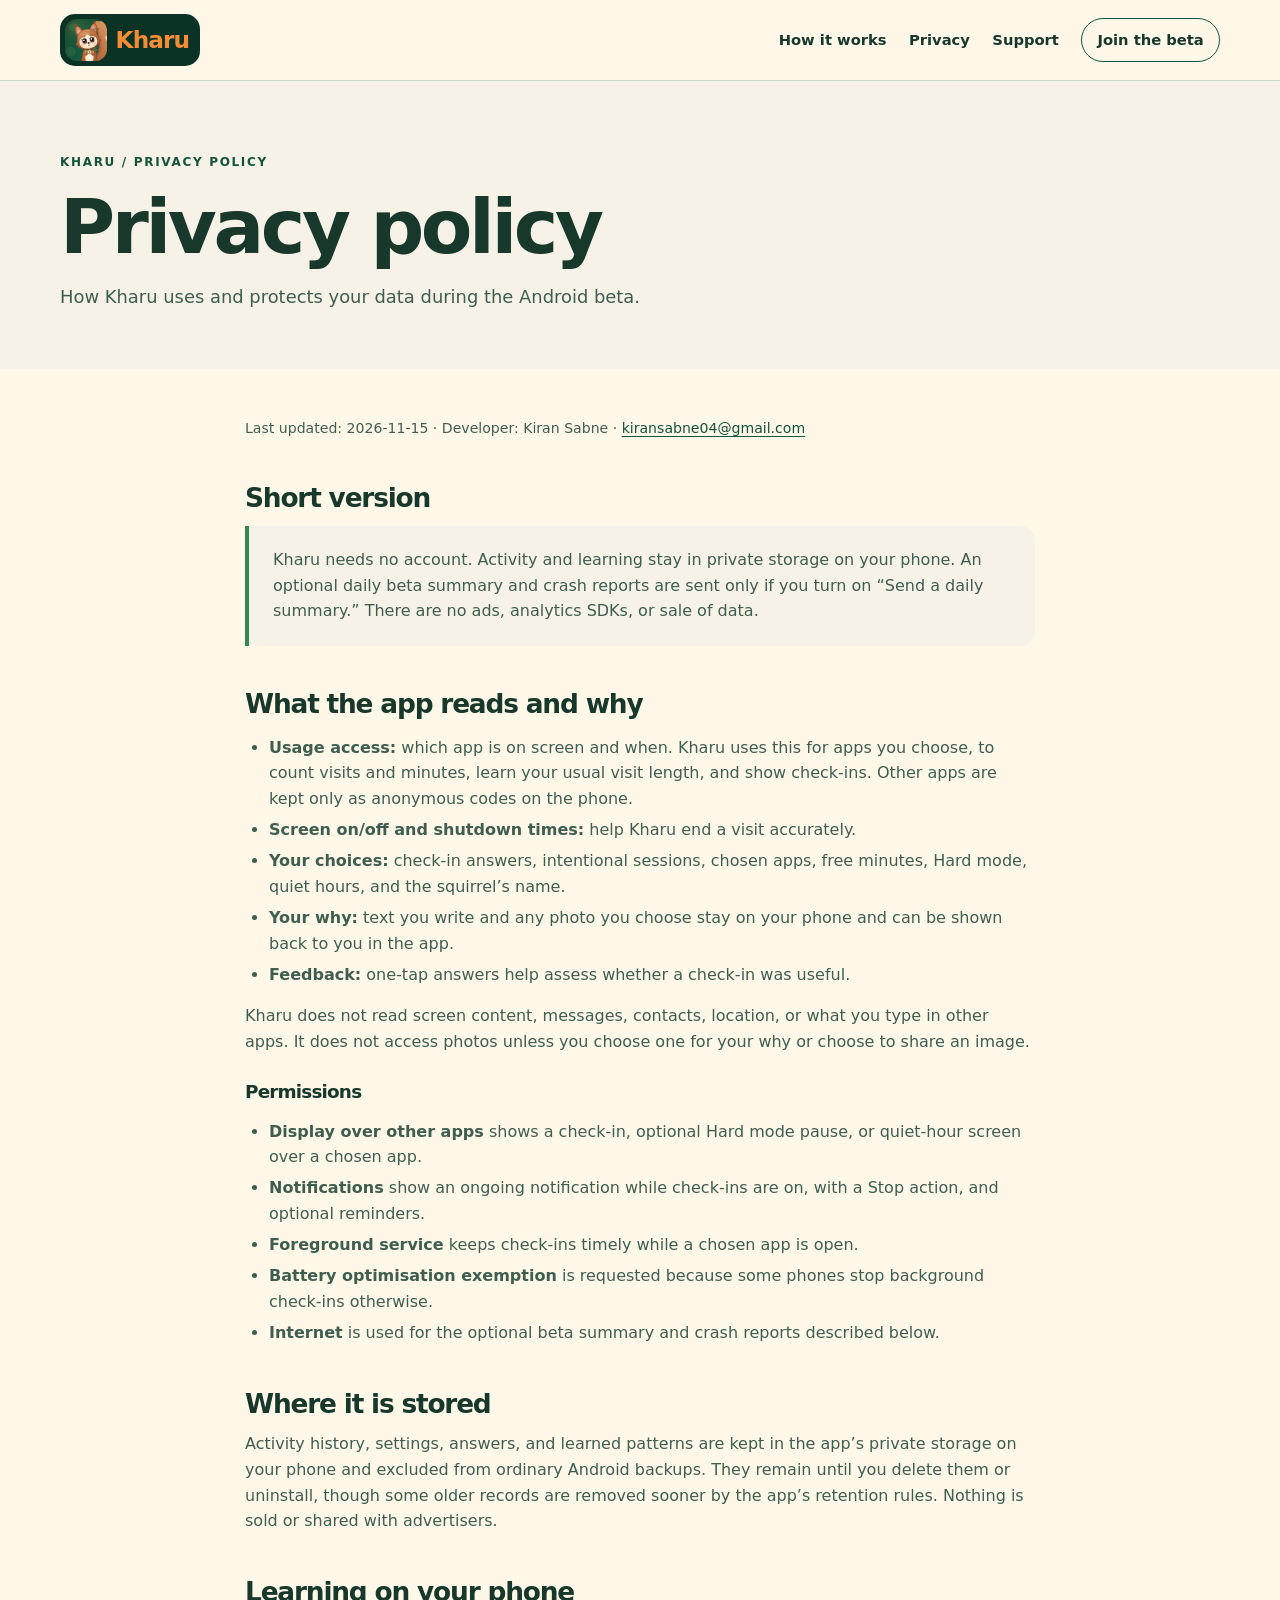
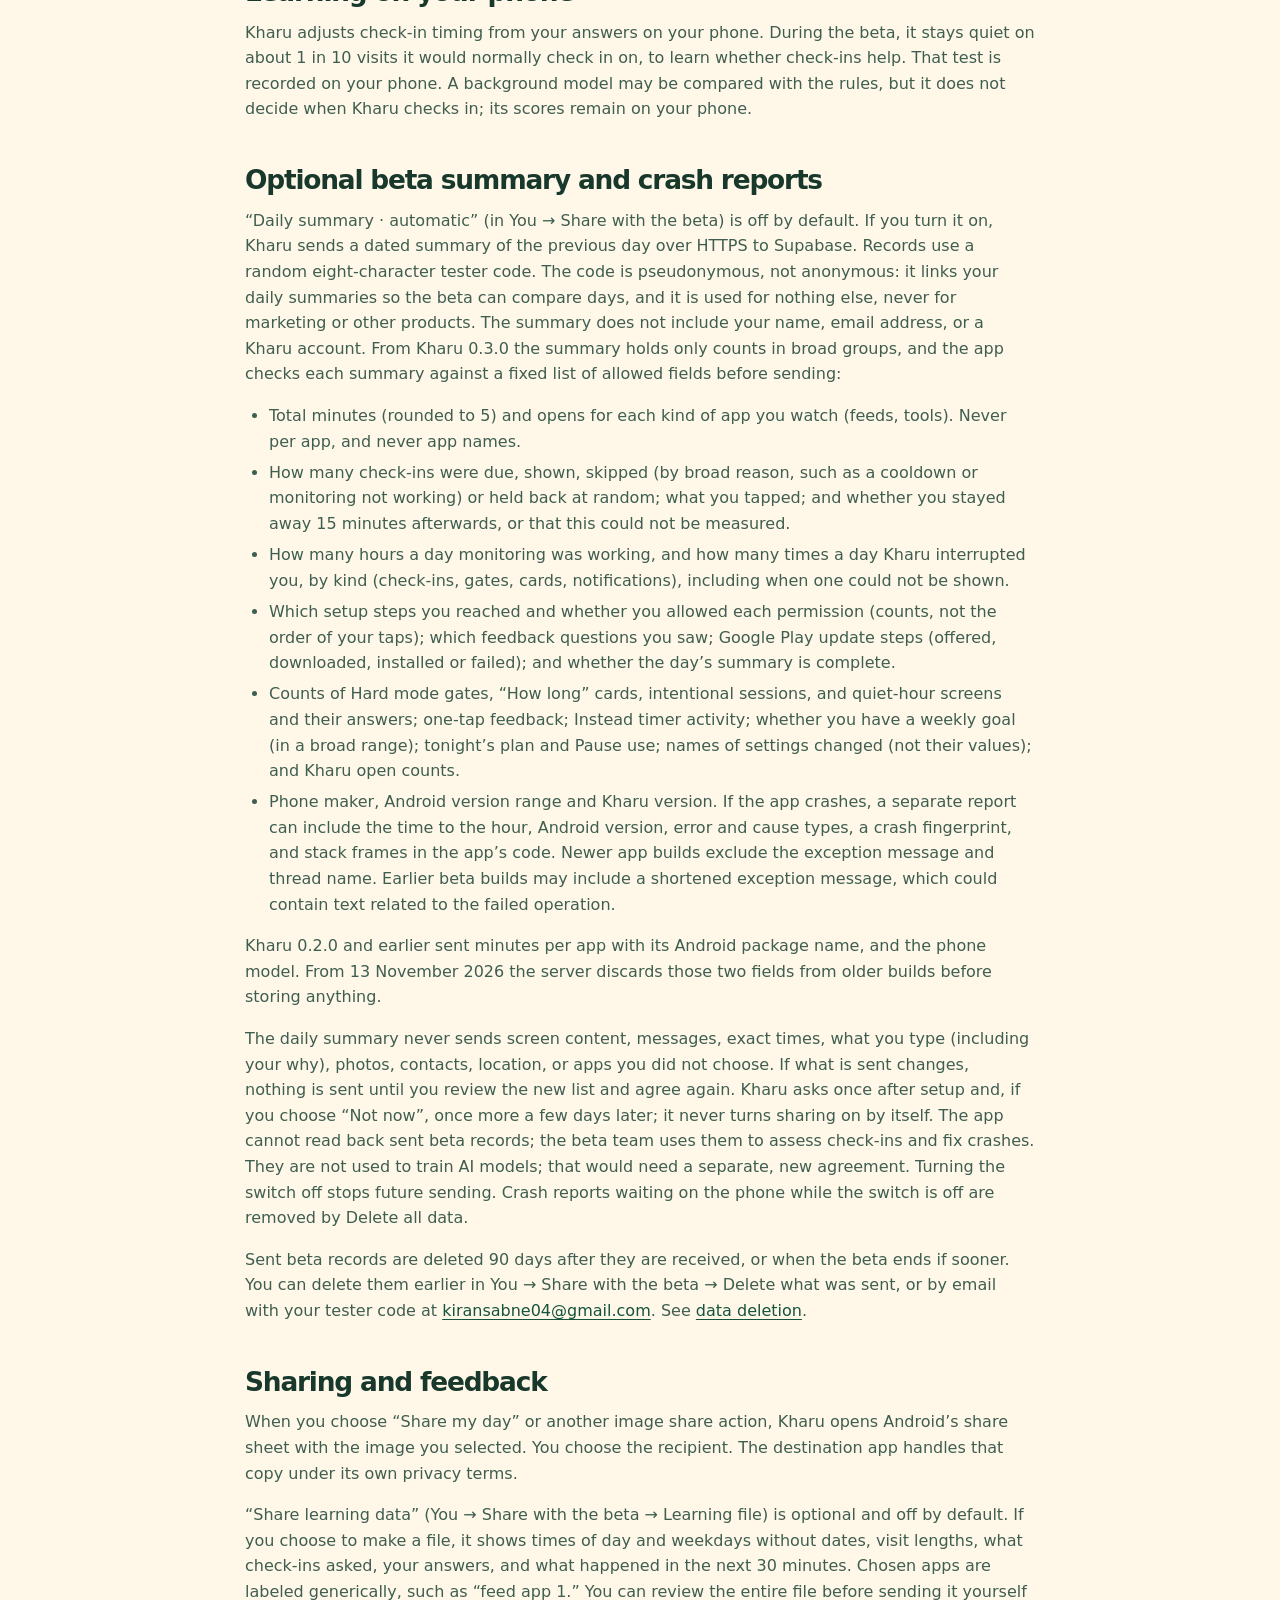
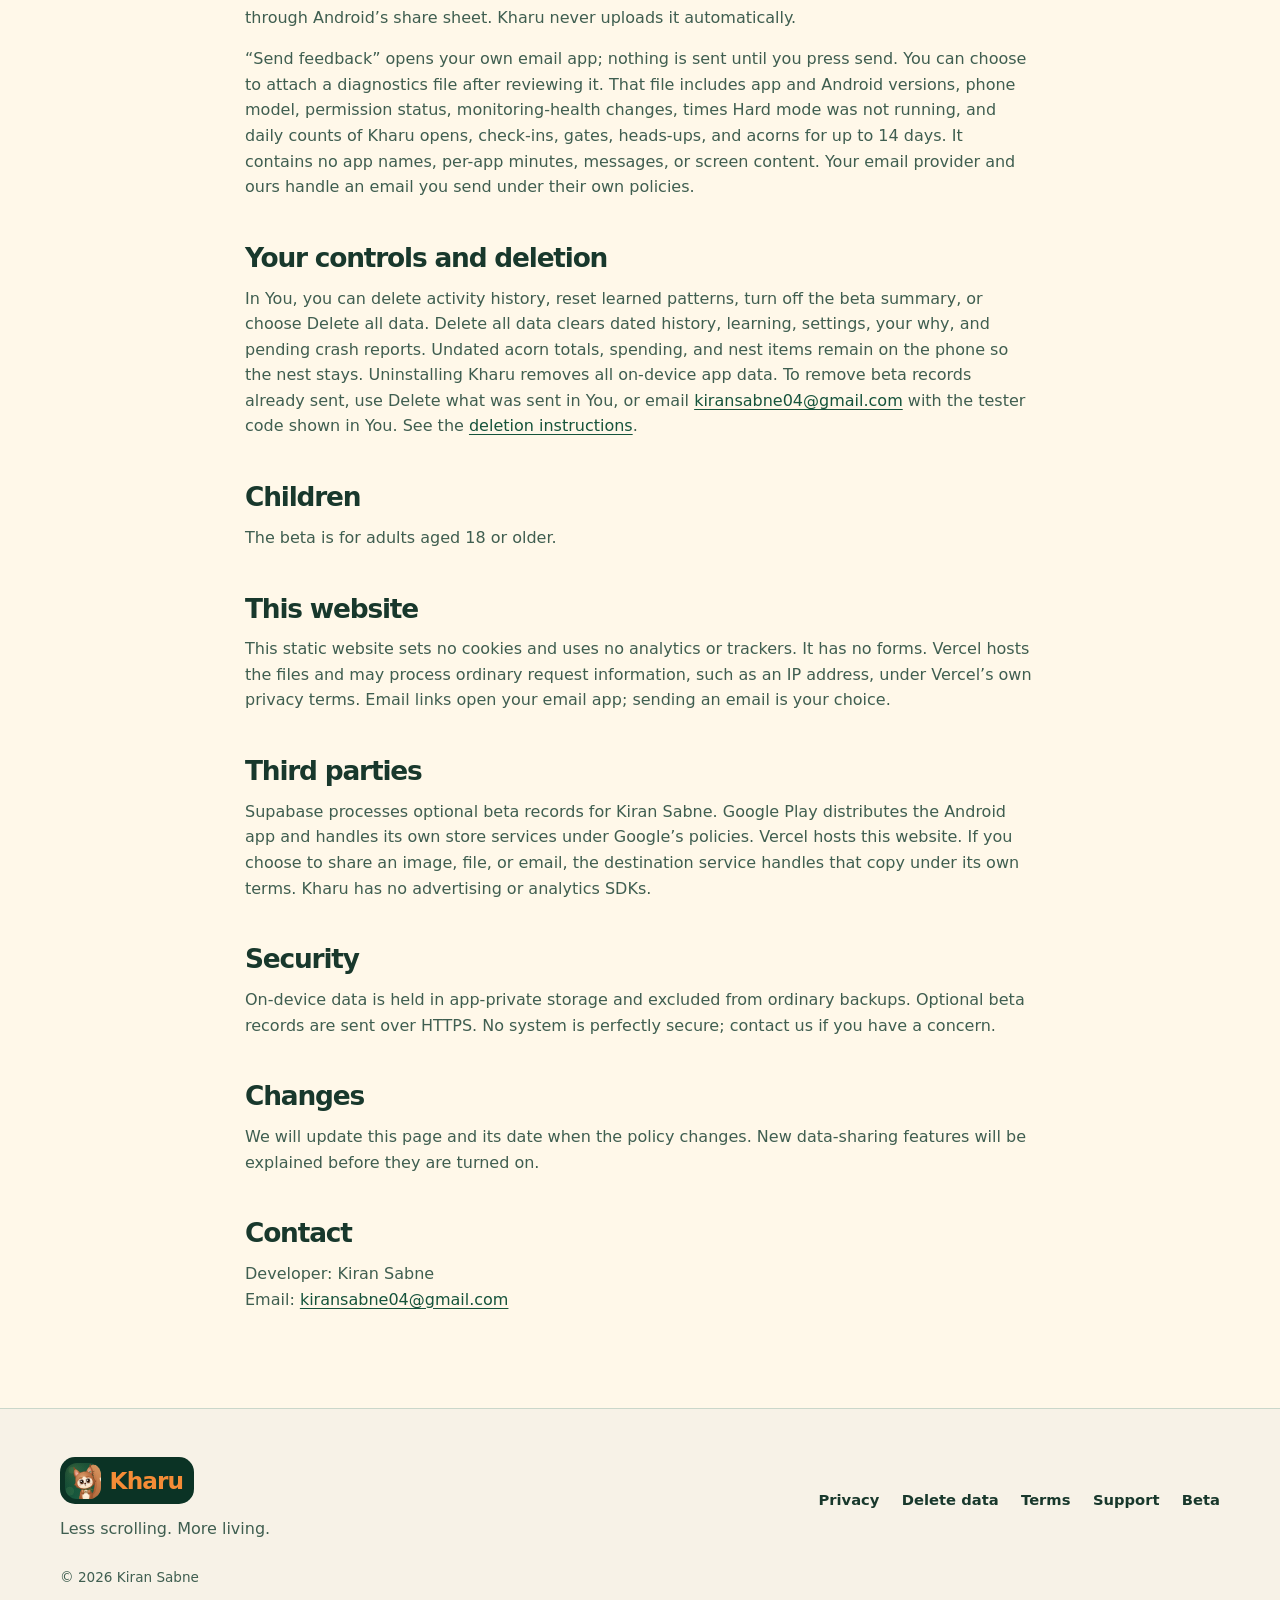
<file: privacy.html>
<!doctype html>
<html lang="en">
<head>
  <meta charset="utf-8"><meta name="viewport" content="width=device-width, initial-scale=1"><meta name="theme-color" content="#0B3325">
  <title>Privacy policy — Kharu</title><meta name="description" content="How Kharu uses and protects your data during the Android beta.">
  <meta property="og:type" content="website"><meta property="og:site_name" content="Kharu"><meta property="og:title" content="Privacy policy — Kharu"><meta property="og:description" content="How Kharu uses and protects your data during the Android beta."><meta property="og:url" content="https://kharu.app/privacy.html"><meta property="og:image" content="https://kharu.app/assets/feature-graphic-1024x500.png"><meta property="og:image:width" content="1024"><meta property="og:image:height" content="500">
  <meta name="twitter:card" content="summary_large_image"><meta name="twitter:title" content="Privacy policy — Kharu"><meta name="twitter:description" content="How Kharu uses and protects your data during the Android beta."><meta name="twitter:image" content="https://kharu.app/assets/feature-graphic-1024x500.png">
  <link rel="icon" href="assets/kharu-icon.svg" type="image/svg+xml"><link rel="icon" href="assets/icon-512.png" type="image/png" sizes="512x512"><link rel="stylesheet" href="styles.css"><script src="script.js" defer>
</script></head>
<body><a class="skip-link" href="#main">Skip to content</a>
<header class="site-header"><div class="wrap header-inner"><a class="brand" href="index.html" aria-label="Kharu home"><img src="assets/kharu-icon.svg" alt="" width="42" height="42"><span>Kharu</span></a><nav aria-label="Main navigation"><a href="index.html#how">How it works</a><a href="index.html#privacy">Privacy</a><a href="support.html">Support</a><a class="nav-cta" href="beta.html">Join the beta</a></nav></div></header>
<main id="main"><header class="page-hero"><div class="wrap"><p class="eyebrow">Kharu / Privacy policy</p><h1>Privacy policy</h1><p>How Kharu uses and protects your data during the Android beta.</p></div></header><div class="wrap prose">
<p class="last-updated">Last updated: 2026-11-15 · Developer: Kiran Sabne · <a href="mailto:kiransabne04@gmail.com">kiransabne04@gmail.com</a></p>
<section aria-labelledby="short"><h2 id="short">Short version</h2><div class="callout"><p>Kharu needs no account. Activity and learning stay in private storage on your phone. An optional daily beta summary and crash reports are sent only if you turn on “Send a daily summary.” There are no ads, analytics SDKs, or sale of data.</p></div></section>
<section aria-labelledby="reads"><h2 id="reads">What the app reads and why</h2><ul><li><strong>Usage access:</strong> which app is on screen and when. Kharu uses this for apps you choose, to count visits and minutes, learn your usual visit length, and show check-ins. Other apps are kept only as anonymous codes on the phone.</li><li><strong>Screen on/off and shutdown times:</strong> help Kharu end a visit accurately.</li><li><strong>Your choices:</strong> check-in answers, intentional sessions, chosen apps, free minutes, Hard mode, quiet hours, and the squirrel’s name.</li><li><strong>Your why:</strong> text you write and any photo you choose stay on your phone and can be shown back to you in the app.</li><li><strong>Feedback:</strong> one-tap answers help assess whether a check-in was useful.</li></ul><p>Kharu does not read screen content, messages, contacts, location, or what you type in other apps. It does not access photos unless you choose one for your why or choose to share an image.</p><h3>Permissions</h3><ul><li><strong>Display over other apps</strong> shows a check-in, optional Hard mode pause, or quiet-hour screen over a chosen app.</li><li><strong>Notifications</strong> show an ongoing notification while check-ins are on, with a Stop action, and optional reminders.</li><li><strong>Foreground service</strong> keeps check-ins timely while a chosen app is open.</li><li><strong>Battery optimisation exemption</strong> is requested because some phones stop background check-ins otherwise.</li><li><strong>Internet</strong> is used for the optional beta summary and crash reports described below.</li></ul></section>
<section aria-labelledby="stored"><h2 id="stored">Where it is stored</h2><p>Activity history, settings, answers, and learned patterns are kept in the app’s private storage on your phone and excluded from ordinary Android backups. They remain until you delete them or uninstall, though some older records are removed sooner by the app’s retention rules. Nothing is sold or shared with advertisers.</p></section>
<section aria-labelledby="learning"><h2 id="learning">Learning on your phone</h2><p>Kharu adjusts check-in timing from your answers on your phone. During the beta, it stays quiet on about 1 in 10 visits it would normally check in on, to learn whether check-ins help. That test is recorded on your phone. A background model may be compared with the rules, but it does not decide when Kharu checks in; its scores remain on your phone.</p></section>
<section aria-labelledby="beta-data"><h2 id="beta-data">Optional beta summary and crash reports</h2><p>“Daily summary · automatic” (in You → Share with the beta) is off by default. If you turn it on, Kharu sends a dated summary of the previous day over HTTPS to Supabase. Records use a random eight-character tester code. The code is pseudonymous, not anonymous: it links your daily summaries so the beta can compare days, and it is used for nothing else, never for marketing or other products. The summary does not include your name, email address, or a Kharu account. From Kharu 0.3.0 the summary holds only counts in broad groups, and the app checks each summary against a fixed list of allowed fields before sending:</p><ul><li>Total minutes (rounded to 5) and opens for each kind of app you watch (feeds, tools). Never per app, and never app names.</li><li>How many check-ins were due, shown, skipped (by broad reason, such as a cooldown or monitoring not working) or held back at random; what you tapped; and whether you stayed away 15 minutes afterwards, or that this could not be measured.</li><li>How many hours a day monitoring was working, and how many times a day Kharu interrupted you, by kind (check-ins, gates, cards, notifications), including when one could not be shown.</li><li>Which setup steps you reached and whether you allowed each permission (counts, not the order of your taps); which feedback questions you saw; Google Play update steps (offered, downloaded, installed or failed); and whether the day’s summary is complete.</li><li>Counts of Hard mode gates, “How long” cards, intentional sessions, and quiet-hour screens and their answers; one-tap feedback; Instead timer activity; whether you have a weekly goal (in a broad range); tonight’s plan and Pause use; names of settings changed (not their values); and Kharu open counts.</li><li>Phone maker, Android version range and Kharu version. If the app crashes, a separate report can include the time to the hour, Android version, error and cause types, a crash fingerprint, and stack frames in the app’s code. Newer app builds exclude the exception message and thread name. Earlier beta builds may include a shortened exception message, which could contain text related to the failed operation.</li></ul><p>Kharu 0.2.0 and earlier sent minutes per app with its Android package name, and the phone model. From 13 November 2026 the server discards those two fields from older builds before storing anything.</p><p>The daily summary never sends screen content, messages, exact times, what you type (including your why), photos, contacts, location, or apps you did not choose. If what is sent changes, nothing is sent until you review the new list and agree again. Kharu asks once after setup and, if you choose “Not now”, once more a few days later; it never turns sharing on by itself. The app cannot read back sent beta records; the beta team uses them to assess check-ins and fix crashes. They are not used to train AI models; that would need a separate, new agreement. Turning the switch off stops future sending. Crash reports waiting on the phone while the switch is off are removed by Delete all data.</p><p>Sent beta records are deleted 90 days after they are received, or when the beta ends if sooner. You can delete them earlier in You → Share with the beta → Delete what was sent, or by email with your tester code at <a href="mailto:kiransabne04@gmail.com">kiransabne04@gmail.com</a>. See <a href="delete-data.html">data deletion</a>.</p></section>
<section aria-labelledby="sharing"><h2 id="sharing">Sharing and feedback</h2><p>When you choose “Share my day” or another image share action, Kharu opens Android’s share sheet with the image you selected. You choose the recipient. The destination app handles that copy under its own privacy terms.</p><p>“Share learning data” (You → Share with the beta → Learning file) is optional and off by default. If you choose to make a file, it shows times of day and weekdays without dates, visit lengths, what check-ins asked, your answers, and what happened in the next 30 minutes. Chosen apps are labeled generically, such as “feed app 1.” You can review the entire file before sending it yourself through Android’s share sheet. Kharu never uploads it automatically.</p><p>“Send feedback” opens your own email app; nothing is sent until you press send. You can choose to attach a diagnostics file after reviewing it. That file includes app and Android versions, phone model, permission status, monitoring-health changes, times Hard mode was not running, and daily counts of Kharu opens, check-ins, gates, heads-ups, and acorns for up to 14 days. It contains no app names, per-app minutes, messages, or screen content. Your email provider and ours handle an email you send under their own policies.</p></section>
<section aria-labelledby="controls"><h2 id="controls">Your controls and deletion</h2><p>In You, you can delete activity history, reset learned patterns, turn off the beta summary, or choose Delete all data. Delete all data clears dated history, learning, settings, your why, and pending crash reports. Undated acorn totals, spending, and nest items remain on the phone so the nest stays. Uninstalling Kharu removes all on-device app data. To remove beta records already sent, use Delete what was sent in You, or email <a href="mailto:kiransabne04@gmail.com">kiransabne04@gmail.com</a> with the tester code shown in You. See the <a href="delete-data.html">deletion instructions</a>.</p></section>
<section aria-labelledby="children"><h2 id="children">Children</h2><p>The beta is for adults aged 18 or older.</p></section>
<section aria-labelledby="site-data"><h2 id="site-data">This website</h2><p>This static website sets no cookies and uses no analytics or trackers. It has no forms. Vercel hosts the files and may process ordinary request information, such as an IP address, under Vercel’s own privacy terms. Email links open your email app; sending an email is your choice.</p></section>
<section aria-labelledby="third"><h2 id="third">Third parties</h2><p>Supabase processes optional beta records for Kiran Sabne. Google Play distributes the Android app and handles its own store services under Google’s policies. Vercel hosts this website. If you choose to share an image, file, or email, the destination service handles that copy under its own terms. Kharu has no advertising or analytics SDKs.</p></section>
<section aria-labelledby="security"><h2 id="security">Security</h2><p>On-device data is held in app-private storage and excluded from ordinary backups. Optional beta records are sent over HTTPS. No system is perfectly secure; contact us if you have a concern.</p></section>
<section aria-labelledby="changes"><h2 id="changes">Changes</h2><p>We will update this page and its date when the policy changes. New data-sharing features will be explained before they are turned on.</p></section>
<section aria-labelledby="contact"><h2 id="contact">Contact</h2><p>Developer: Kiran Sabne<br>Email: <a href="mailto:kiransabne04@gmail.com">kiransabne04@gmail.com</a></p></section></div></main><footer class="site-footer"><div class="wrap footer-inner"><div><a class="brand" href="index.html"><img src="assets/kharu-icon.svg" alt="" width="36" height="36"><span>Kharu</span></a><p>Less scrolling. More living.</p></div><nav aria-label="Footer navigation"><a href="privacy.html">Privacy</a><a href="delete-data.html">Delete data</a><a href="terms.html">Terms</a><a href="support.html">Support</a><a href="beta.html">Beta</a></nav><p class="copyright">© <span data-year>2026</span> Kiran Sabne</p></div></footer></body></html>
</file>
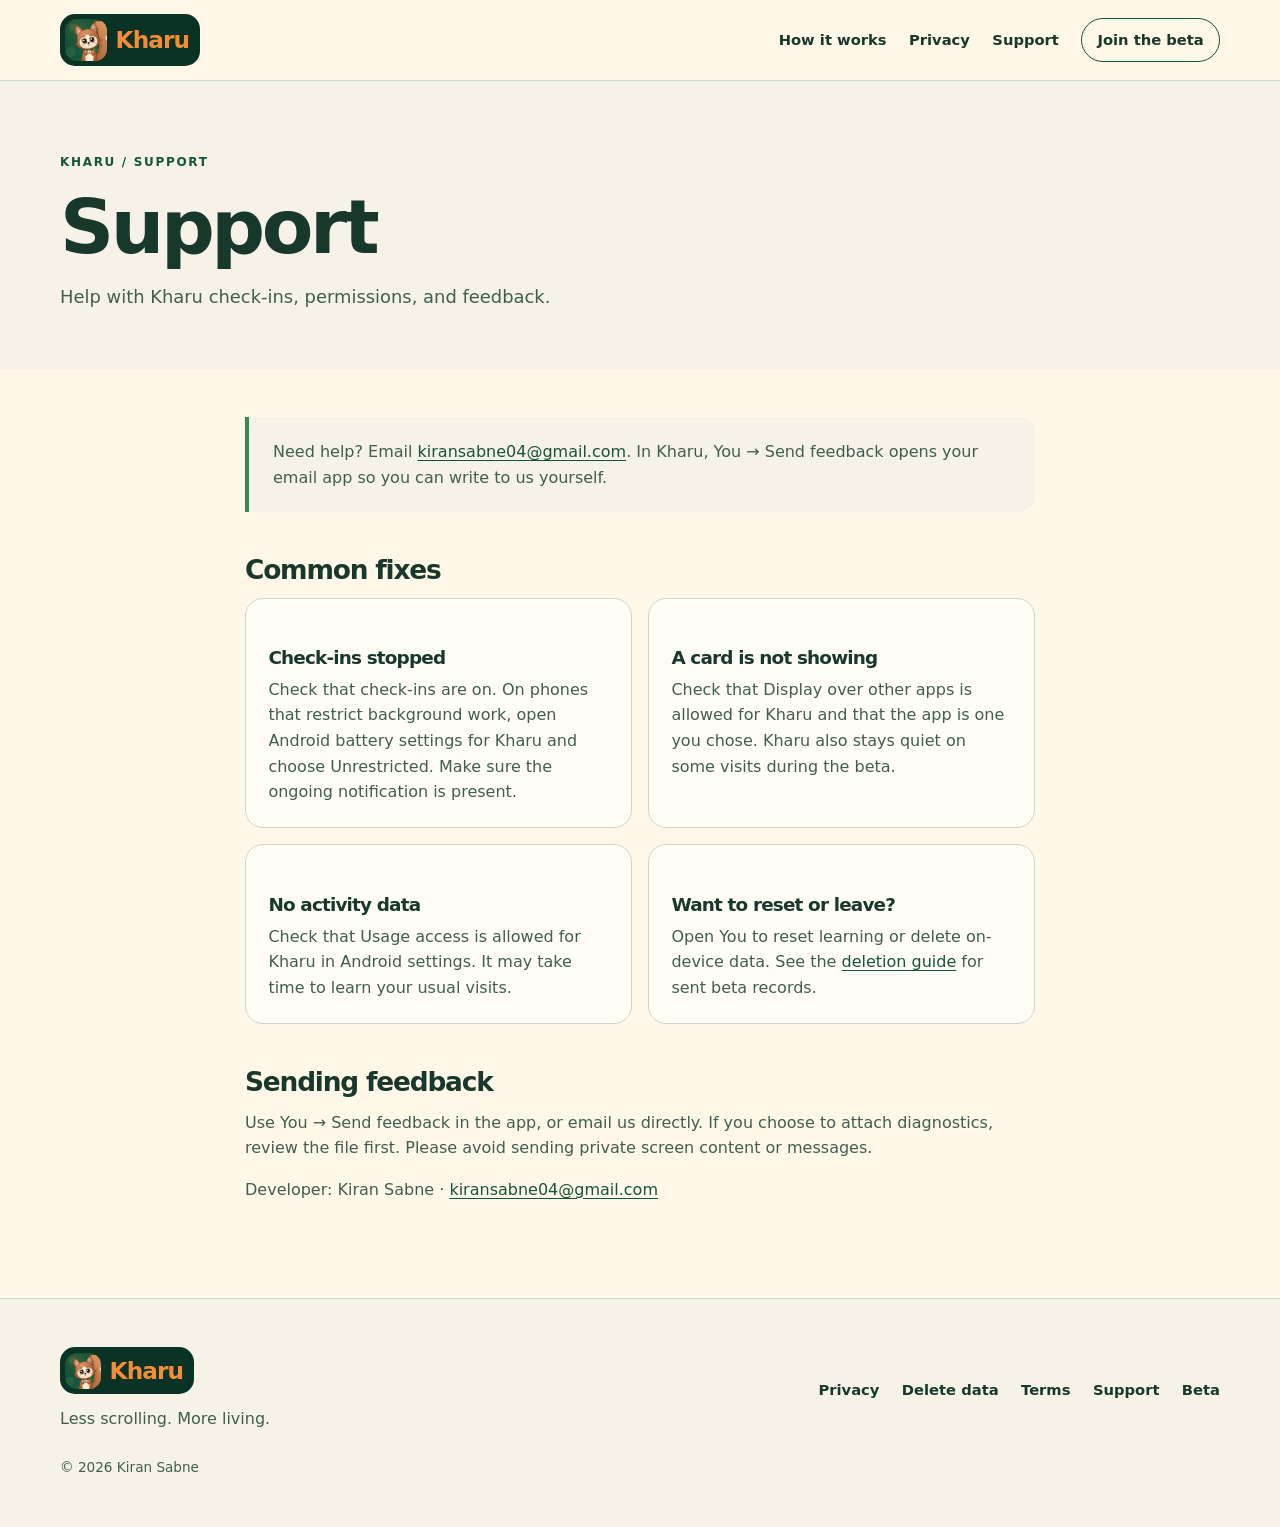
<file: support.html>
<!doctype html>
<html lang="en">
<head>
  <meta charset="utf-8"><meta name="viewport" content="width=device-width, initial-scale=1"><meta name="theme-color" content="#0B3325">
  <title>Support — Kharu</title><meta name="description" content="Help with Kharu check-ins, permissions, and feedback.">
  <meta property="og:type" content="website"><meta property="og:site_name" content="Kharu"><meta property="og:title" content="Support — Kharu"><meta property="og:description" content="Help with Kharu check-ins, permissions, and feedback."><meta property="og:url" content="https://kharu.app/support.html"><meta property="og:image" content="https://kharu.app/assets/feature-graphic-1024x500.png"><meta property="og:image:width" content="1024"><meta property="og:image:height" content="500">
  <meta name="twitter:card" content="summary_large_image"><meta name="twitter:title" content="Support — Kharu"><meta name="twitter:description" content="Help with Kharu check-ins, permissions, and feedback."><meta name="twitter:image" content="https://kharu.app/assets/feature-graphic-1024x500.png">
  <link rel="icon" href="assets/kharu-icon.svg" type="image/svg+xml"><link rel="icon" href="assets/icon-512.png" type="image/png" sizes="512x512"><link rel="stylesheet" href="styles.css"><script src="script.js" defer>
</script></head>
<body><a class="skip-link" href="#main">Skip to content</a>
<header class="site-header"><div class="wrap header-inner"><a class="brand" href="index.html" aria-label="Kharu home"><img src="assets/kharu-icon.svg" alt="" width="42" height="42"><span>Kharu</span></a><nav aria-label="Main navigation"><a href="index.html#how">How it works</a><a href="index.html#privacy">Privacy</a><a href="support.html">Support</a><a class="nav-cta" href="beta.html">Join the beta</a></nav></div></header>
<main id="main"><header class="page-hero"><div class="wrap"><p class="eyebrow">Kharu / Support</p><h1>Support</h1><p>Help with Kharu check-ins, permissions, and feedback.</p></div></header><div class="wrap prose">
<div class="callout"><p>Need help? Email <a href="mailto:kiransabne04@gmail.com">kiransabne04@gmail.com</a>. In Kharu, You → Send feedback opens your email app so you can write to us yourself.</p></div><h2>Common fixes</h2><div class="two-column"><div class="info-card"><h3>Check-ins stopped</h3><p>Check that check-ins are on. On phones that restrict background work, open Android battery settings for Kharu and choose Unrestricted. Make sure the ongoing notification is present.</p></div><div class="info-card"><h3>A card is not showing</h3><p>Check that Display over other apps is allowed for Kharu and that the app is one you chose. Kharu also stays quiet on some visits during the beta.</p></div><div class="info-card"><h3>No activity data</h3><p>Check that Usage access is allowed for Kharu in Android settings. It may take time to learn your usual visits.</p></div><div class="info-card"><h3>Want to reset or leave?</h3><p>Open You to reset learning or delete on-device data. See the <a href="delete-data.html">deletion guide</a> for sent beta records.</p></div></div><h2>Sending feedback</h2><p>Use You → Send feedback in the app, or email us directly. If you choose to attach diagnostics, review the file first. Please avoid sending private screen content or messages.</p><p>Developer: Kiran Sabne · <a href="mailto:kiransabne04@gmail.com">kiransabne04@gmail.com</a></p></div></main><footer class="site-footer"><div class="wrap footer-inner"><div><a class="brand" href="index.html"><img src="assets/kharu-icon.svg" alt="" width="36" height="36"><span>Kharu</span></a><p>Less scrolling. More living.</p></div><nav aria-label="Footer navigation"><a href="privacy.html">Privacy</a><a href="delete-data.html">Delete data</a><a href="terms.html">Terms</a><a href="support.html">Support</a><a href="beta.html">Beta</a></nav><p class="copyright">© <span data-year>2026</span> Kiran Sabne</p></div></footer></body></html>
</file>
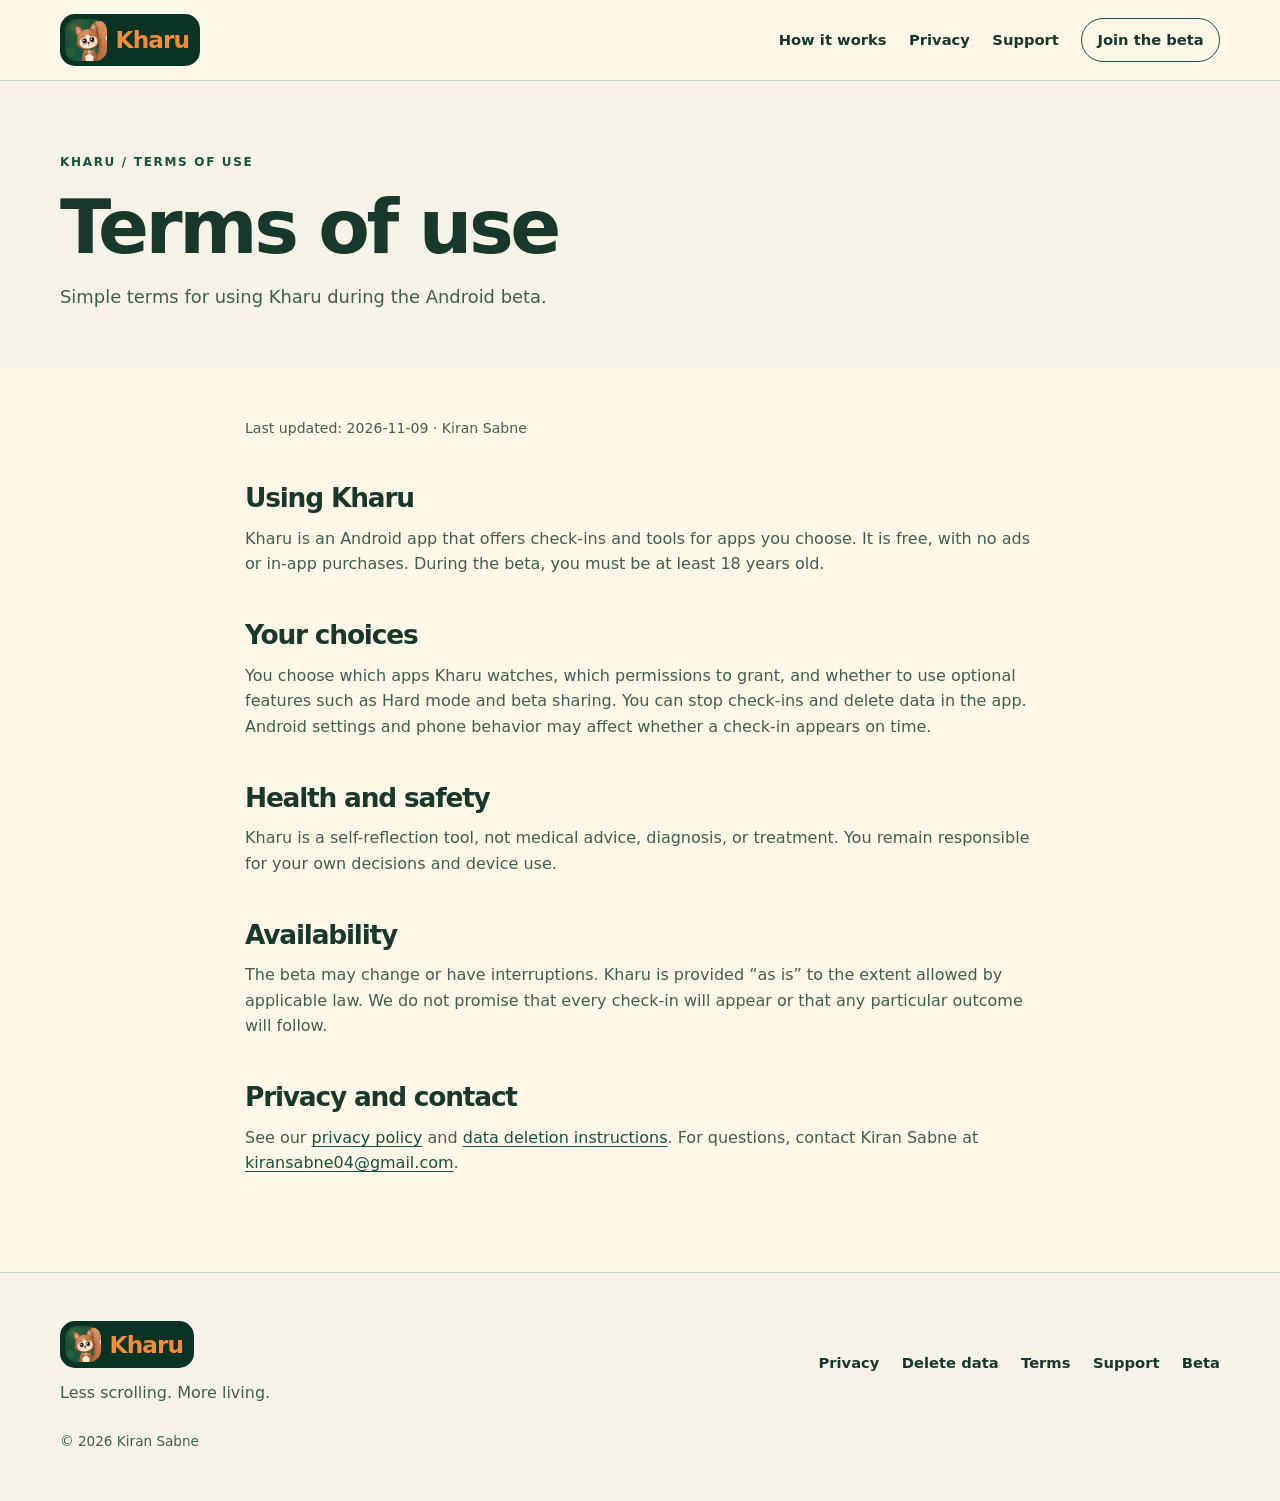
<file: terms.html>
<!doctype html>
<html lang="en">
<head>
  <meta charset="utf-8"><meta name="viewport" content="width=device-width, initial-scale=1"><meta name="theme-color" content="#0B3325">
  <title>Terms of use — Kharu</title><meta name="description" content="Simple terms for using Kharu during the Android beta.">
  <meta property="og:type" content="website"><meta property="og:site_name" content="Kharu"><meta property="og:title" content="Terms of use — Kharu"><meta property="og:description" content="Simple terms for using Kharu during the Android beta."><meta property="og:url" content="https://kharu.app/terms.html"><meta property="og:image" content="https://kharu.app/assets/feature-graphic-1024x500.png"><meta property="og:image:width" content="1024"><meta property="og:image:height" content="500">
  <meta name="twitter:card" content="summary_large_image"><meta name="twitter:title" content="Terms of use — Kharu"><meta name="twitter:description" content="Simple terms for using Kharu during the Android beta."><meta name="twitter:image" content="https://kharu.app/assets/feature-graphic-1024x500.png">
  <link rel="icon" href="assets/kharu-icon.svg" type="image/svg+xml"><link rel="icon" href="assets/icon-512.png" type="image/png" sizes="512x512"><link rel="stylesheet" href="styles.css"><script src="script.js" defer>
</script></head>
<body><a class="skip-link" href="#main">Skip to content</a>
<header class="site-header"><div class="wrap header-inner"><a class="brand" href="index.html" aria-label="Kharu home"><img src="assets/kharu-icon.svg" alt="" width="42" height="42"><span>Kharu</span></a><nav aria-label="Main navigation"><a href="index.html#how">How it works</a><a href="index.html#privacy">Privacy</a><a href="support.html">Support</a><a class="nav-cta" href="beta.html">Join the beta</a></nav></div></header>
<main id="main"><header class="page-hero"><div class="wrap"><p class="eyebrow">Kharu / Terms of use</p><h1>Terms of use</h1><p>Simple terms for using Kharu during the Android beta.</p></div></header><div class="wrap prose">
<p class="last-updated">Last updated: 2026-11-09 · Kiran Sabne</p><h2>Using Kharu</h2><p>Kharu is an Android app that offers check-ins and tools for apps you choose. It is free, with no ads or in-app purchases. During the beta, you must be at least 18 years old.</p><h2>Your choices</h2><p>You choose which apps Kharu watches, which permissions to grant, and whether to use optional features such as Hard mode and beta sharing. You can stop check-ins and delete data in the app. Android settings and phone behavior may affect whether a check-in appears on time.</p><h2>Health and safety</h2><p>Kharu is a self-reflection tool, not medical advice, diagnosis, or treatment. You remain responsible for your own decisions and device use.</p><h2>Availability</h2><p>The beta may change or have interruptions. Kharu is provided “as is” to the extent allowed by applicable law. We do not promise that every check-in will appear or that any particular outcome will follow.</p><h2>Privacy and contact</h2><p>See our <a href="privacy.html">privacy policy</a> and <a href="delete-data.html">data deletion instructions</a>. For questions, contact Kiran Sabne at <a href="mailto:kiransabne04@gmail.com">kiransabne04@gmail.com</a>.</p></div></main><footer class="site-footer"><div class="wrap footer-inner"><div><a class="brand" href="index.html"><img src="assets/kharu-icon.svg" alt="" width="36" height="36"><span>Kharu</span></a><p>Less scrolling. More living.</p></div><nav aria-label="Footer navigation"><a href="privacy.html">Privacy</a><a href="delete-data.html">Delete data</a><a href="terms.html">Terms</a><a href="support.html">Support</a><a href="beta.html">Beta</a></nav><p class="copyright">© <span data-year>2026</span> Kiran Sabne</p></div></footer></body></html>
</file>
<file: styles.css>
:root{color-scheme:light dark;--pine:#0B3325;--forest:#15533B;--leaf:#318A50;--lime:#A8D873;--orange:#F58C36;--gold:#F3B446;--cream:#FFF8E9;--paper:#F7F2E7;--ink:#18382C;--muted:#668175;--night:#102119;--bg:var(--cream);--surface:#fffdf6;--surface-alt:var(--paper);--text:var(--ink);--subtle:#3f5e50;--accent:var(--forest);--border:#cad7ca;--shadow:0 16px 38px rgba(11,51,37,.09)}
*{box-sizing:border-box}html{scroll-behavior:smooth}body{margin:0;background:var(--bg);color:var(--text);font:400 1rem/1.6 system-ui,-apple-system,BlinkMacSystemFont,"Segoe UI",sans-serif}img{max-width:100%;height:auto}a{color:var(--accent);text-underline-offset:.18em}a:hover{text-decoration-thickness:2px}button{font:inherit}button,a{touch-action:manipulation}:focus-visible{outline:3px solid var(--orange);outline-offset:4px}.skip-link{position:absolute;top:-100px;left:1rem;z-index:20;padding:.6rem 1rem;background:var(--surface);border-radius:.5rem}.skip-link:focus{top:1rem}.wrap{width:min(100% - 2.5rem,1160px);margin-inline:auto}.narrow{max-width:790px}.site-header{background:var(--bg);border-bottom:1px solid var(--border)}.header-inner{min-height:80px;display:flex;align-items:center;justify-content:space-between;gap:1.5rem}.brand{display:inline-flex;align-items:center;gap:.55rem;padding:.3rem .7rem .3rem .3rem;border-radius:15px;background:var(--pine);color:var(--orange);font-size:1.45rem;font-weight:800;letter-spacing:-.04em;text-decoration:none;white-space:nowrap}.brand img{border-radius:12px}.site-header nav,.site-footer nav{display:flex;align-items:center;gap:1.4rem;flex-wrap:wrap}.site-header nav a,.site-footer nav a{text-decoration:none;color:var(--text);font-size:.92rem;font-weight:650}.site-header nav a:hover,.site-footer nav a:hover{text-decoration:underline}.nav-cta{padding:.58rem .95rem;border:1.5px solid var(--accent);border-radius:999px}.eyebrow{margin:0 0 .8rem;color:var(--accent);font-size:.75rem;font-weight:800;letter-spacing:.14em;text-transform:uppercase}h1,h2,h3,p{margin-top:0}h1,h2,h3{line-height:1.13;letter-spacing:-.045em}h1{font-size:clamp(3.1rem,7vw,6.3rem);margin-bottom:1.4rem}h1 em{font-style:normal;color:var(--forest)}h2{font-size:clamp(2rem,4vw,3.4rem);margin-bottom:2rem}h3{font-size:1.25rem;margin-bottom:.65rem}.lead{font-size:1.24rem;line-height:1.55;max-width:38rem;color:var(--subtle)}.lead-small{font-size:1.1rem;color:var(--subtle)}.hero{overflow:hidden;padding:clamp(4rem,7vw,7rem) 0 5rem;background:radial-gradient(circle at 84% 50%,rgba(168,216,115,.28),transparent 34%),var(--bg)}.hero-grid{display:grid;grid-template-columns:minmax(0,1.2fr) minmax(290px,.8fr);align-items:center;gap:3rem}.hero-copy{position:relative;z-index:1}.actions{display:flex;flex-wrap:wrap;gap:.8rem;margin:1.7rem 0 1rem}.button{min-height:48px;display:inline-flex;align-items:center;justify-content:center;gap:.7rem;padding:.78rem 1.25rem;border:2px solid transparent;border-radius:16px;text-decoration:none;font-weight:800;line-height:1.2;text-align:center}.button-primary{background:var(--forest);color:#fff;box-shadow:0 5px 0 var(--pine)}.button-primary:hover{background:var(--pine)}.button-secondary{border-color:var(--forest);color:var(--forest);background:transparent}.button-secondary:hover{background:rgba(49,138,80,.08)}.button-cream{background:var(--cream);color:var(--pine);box-shadow:0 5px 0 var(--lime)}.small-note{font-size:.88rem;color:var(--subtle)}.hero-art{display:flex;flex-direction:column;align-items:center;justify-content:center}.art-halo{position:relative;width:min(100%,390px);aspect-ratio:1;display:grid;place-items:center;border-radius:50%;background:radial-gradient(circle,#ddedc5 0 54%,rgba(168,216,115,.32) 55% 69%,transparent 70%)}.art-halo img{width:72%;border-radius:26%;box-shadow:var(--shadow)}.hero-note{margin-top:-.4rem;padding:.6rem 1.1rem;transform:rotate(-3deg);border-radius:999px;background:var(--surface);box-shadow:var(--shadow);font-weight:700}.section{padding:clamp(4rem,7vw,6.5rem) 0}.section-paper{background:var(--surface-alt)}.steps{display:grid;grid-template-columns:repeat(3,minmax(0,1fr));gap:1.3rem}.steps article{padding:1.8rem;border-top:3px solid var(--leaf);background:var(--surface);border-radius:0 0 22px 22px;box-shadow:var(--shadow)}.step-num{display:block;margin-bottom:1.3rem;color:var(--accent);font-size:.85rem;font-weight:800}.steps p,.feature-card p{margin-bottom:0;color:var(--subtle)}.feature-grid{display:grid;grid-template-columns:repeat(3,minmax(0,1fr));gap:1rem}.feature-card{min-height:220px;padding:1.55rem;border:1px solid var(--border);border-radius:22px;background:var(--surface)}.feature-icon{display:grid;place-items:center;width:42px;height:42px;margin-bottom:1rem;border-radius:13px;background:var(--lime);color:var(--pine);font-size:1.25rem;font-weight:800}.section-heading{display:flex;align-items:end;justify-content:space-between;gap:1rem}.section-heading h2{margin-bottom:.5rem}.strip-controls{display:flex;gap:.55rem;margin-bottom:.5rem}.strip-controls button{width:44px;height:44px;border:1px solid var(--accent);border-radius:50%;background:var(--surface);color:var(--accent);cursor:pointer}.strip-controls button:hover{background:var(--lime)}.screenshot-strip{display:flex;gap:1.3rem;overflow-x:auto;scroll-snap-type:x mandatory;scroll-padding-inline:1rem;padding:1rem .2rem 2rem;scrollbar-color:var(--leaf) transparent}.screenshot-strip figure{flex:0 0 min(58vw,230px);margin:0;scroll-snap-align:start}.screenshot-strip img{display:block;width:100%;aspect-ratio:390/844;object-fit:cover;border:1px solid var(--border);border-radius:24px;box-shadow:var(--shadow)}.screenshot-strip figcaption{padding:.8rem 0;font-weight:750;text-align:center}.privacy-section{background:var(--pine);color:var(--cream)}.privacy-section .eyebrow{color:var(--lime)}.privacy-section .lead-small{color:#e8f3e4}.privacy-section a{color:var(--lime)}.privacy-grid{display:grid;grid-template-columns:1fr 1fr;align-items:center;gap:4rem}.text-link{font-weight:750}.permission-card{padding:2rem;border:1px solid rgba(255,248,233,.3);border-radius:24px;background:rgba(255,248,233,.08)}.permission-card h3{margin-bottom:1.2rem}.permission-card dl{margin:0}.permission-card dt{margin-top:1rem;font-weight:800}.permission-card dd{margin:0;color:#e8f3e4}.faq-list{border-top:1px solid var(--border)}.faq-list details{border-bottom:1px solid var(--border);padding:1rem 0}.faq-list summary{cursor:pointer;font-weight:750;font-size:1.08rem}.faq-list details p{margin:1rem 0 0;color:var(--subtle)}.closing{padding:3.2rem 0;background:var(--forest);color:var(--cream)}.closing .eyebrow{color:var(--lime)}.closing h2{margin:0}.closing-inner{display:flex;justify-content:space-between;align-items:center;gap:2rem}.site-footer{padding:3rem 0;background:var(--surface-alt);border-top:1px solid var(--border)}.footer-inner{display:grid;grid-template-columns:1fr auto;gap:1rem 2rem}.footer-inner p{margin:.6rem 0 0;color:var(--subtle)}.copyright{grid-column:1/-1;font-size:.85rem}.page-hero{padding:4.5rem 0 2.5rem;background:var(--surface-alt)}.page-hero h1{font-size:clamp(2.6rem,6vw,4.7rem);margin-bottom:.8rem}.page-hero p:last-child{max-width:45rem;color:var(--subtle);font-size:1.12rem}.prose{max-width:790px;padding:3rem 0 5rem}.prose h2{font-size:1.65rem;margin:2.7rem 0 .8rem}.prose h3{font-size:1.15rem;margin:1.7rem 0 .5rem}.prose p,.prose li{color:var(--subtle)}.prose ul,.prose ol{padding-left:1.5rem}.prose li{margin:.35rem 0}.callout{padding:1.35rem 1.5rem;background:var(--surface-alt);border-left:4px solid var(--leaf);border-radius:0 15px 15px 0}.callout p:last-child{margin-bottom:0}.last-updated{font-size:.88rem}.two-column{display:grid;grid-template-columns:repeat(2,minmax(0,1fr));gap:1rem}.info-card{padding:1.4rem;background:var(--surface);border:1px solid var(--border);border-radius:18px}.info-card p:last-child{margin-bottom:0}.page-actions{display:flex;flex-wrap:wrap;gap:.8rem;margin-top:2rem}
@media(max-width:760px){.header-inner{align-items:flex-start;flex-direction:column;padding:1rem 0}.site-header nav{gap:.7rem 1.1rem}.site-header nav a{font-size:.85rem}.hero-grid,.privacy-grid{grid-template-columns:1fr}.hero{padding:3.7rem 0}.hero-art{max-width:310px;margin:auto}.steps,.feature-grid{grid-template-columns:repeat(2,minmax(0,1fr))}.privacy-grid{gap:2rem}.closing-inner{align-items:flex-start;flex-direction:column}.footer-inner{grid-template-columns:1fr}.copyright{grid-column:auto}}@media(max-width:520px){.wrap{width:min(100% - 2rem,1160px)}.hero-grid{gap:2rem}h1{font-size:3.15rem}.actions .button{width:100%}.steps,.feature-grid,.two-column{grid-template-columns:1fr}.feature-card{min-height:0}.screenshot-strip figure{flex-basis:72vw}.section{padding:3.6rem 0}.site-header nav{width:100%;gap:.45rem .85rem}.nav-cta{padding:.3rem .7rem}.page-hero{padding:3.2rem 0 2rem}.prose{padding:2rem 0 4rem}}
@media(prefers-color-scheme:dark){:root{--bg:var(--night);--surface:#193d2d;--surface-alt:var(--pine);--text:var(--cream);--subtle:#d6e8d7;--accent:var(--lime);--border:#496b56;--shadow:0 16px 38px rgba(0,0,0,.23)}h1 em{color:var(--lime)}.button-primary{background:var(--lime);color:var(--pine);box-shadow:0 5px 0 var(--leaf)}.button-primary:hover{background:#c2e69b}.button-secondary{border-color:var(--lime);color:var(--lime)}.button-secondary:hover{background:rgba(168,216,115,.1)}.feature-icon{background:var(--lime)}.privacy-section{background:#0b261c}.art-halo{background:radial-gradient(circle,#315f3a 0 54%,rgba(168,216,115,.18) 55% 69%,transparent 70%)}}
@media(prefers-reduced-motion:reduce){html{scroll-behavior:auto}*,*::before,*::after{animation-duration:.01ms!important;transition-duration:.01ms!important}}
</file>
